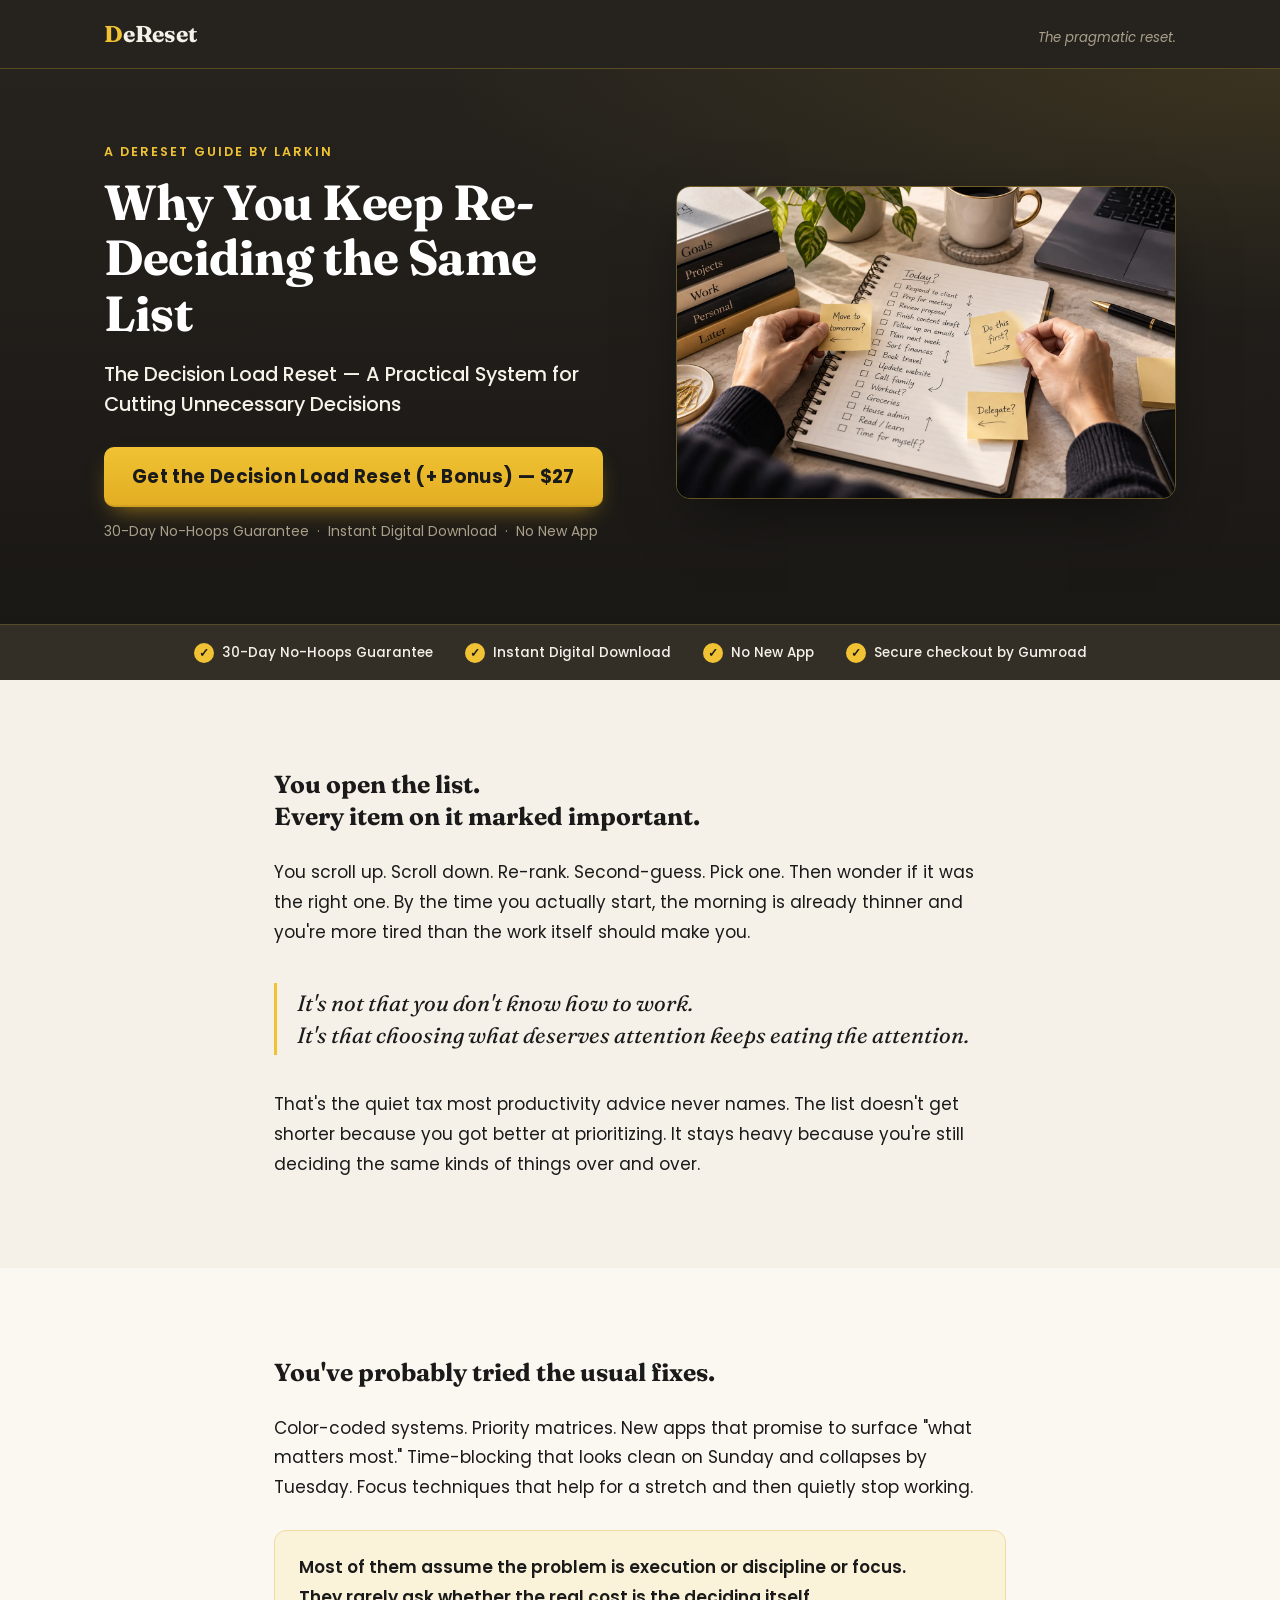
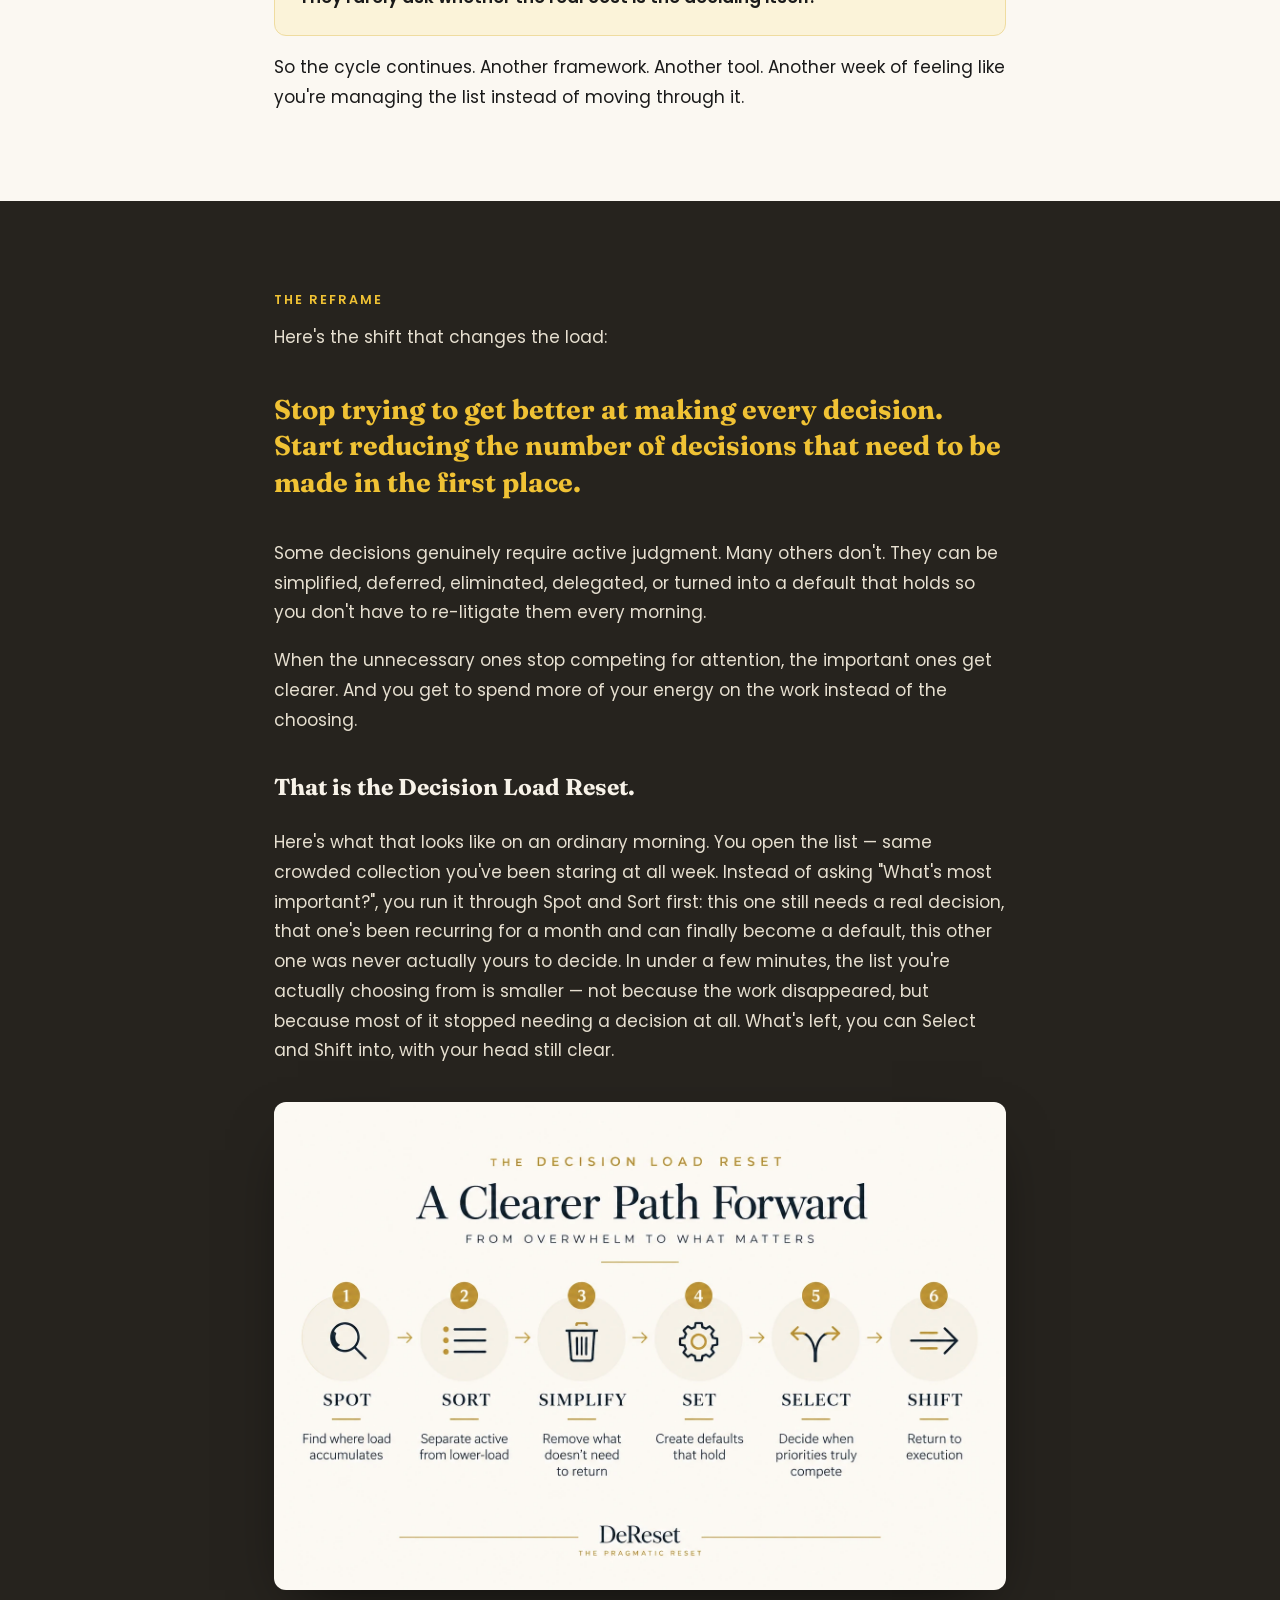
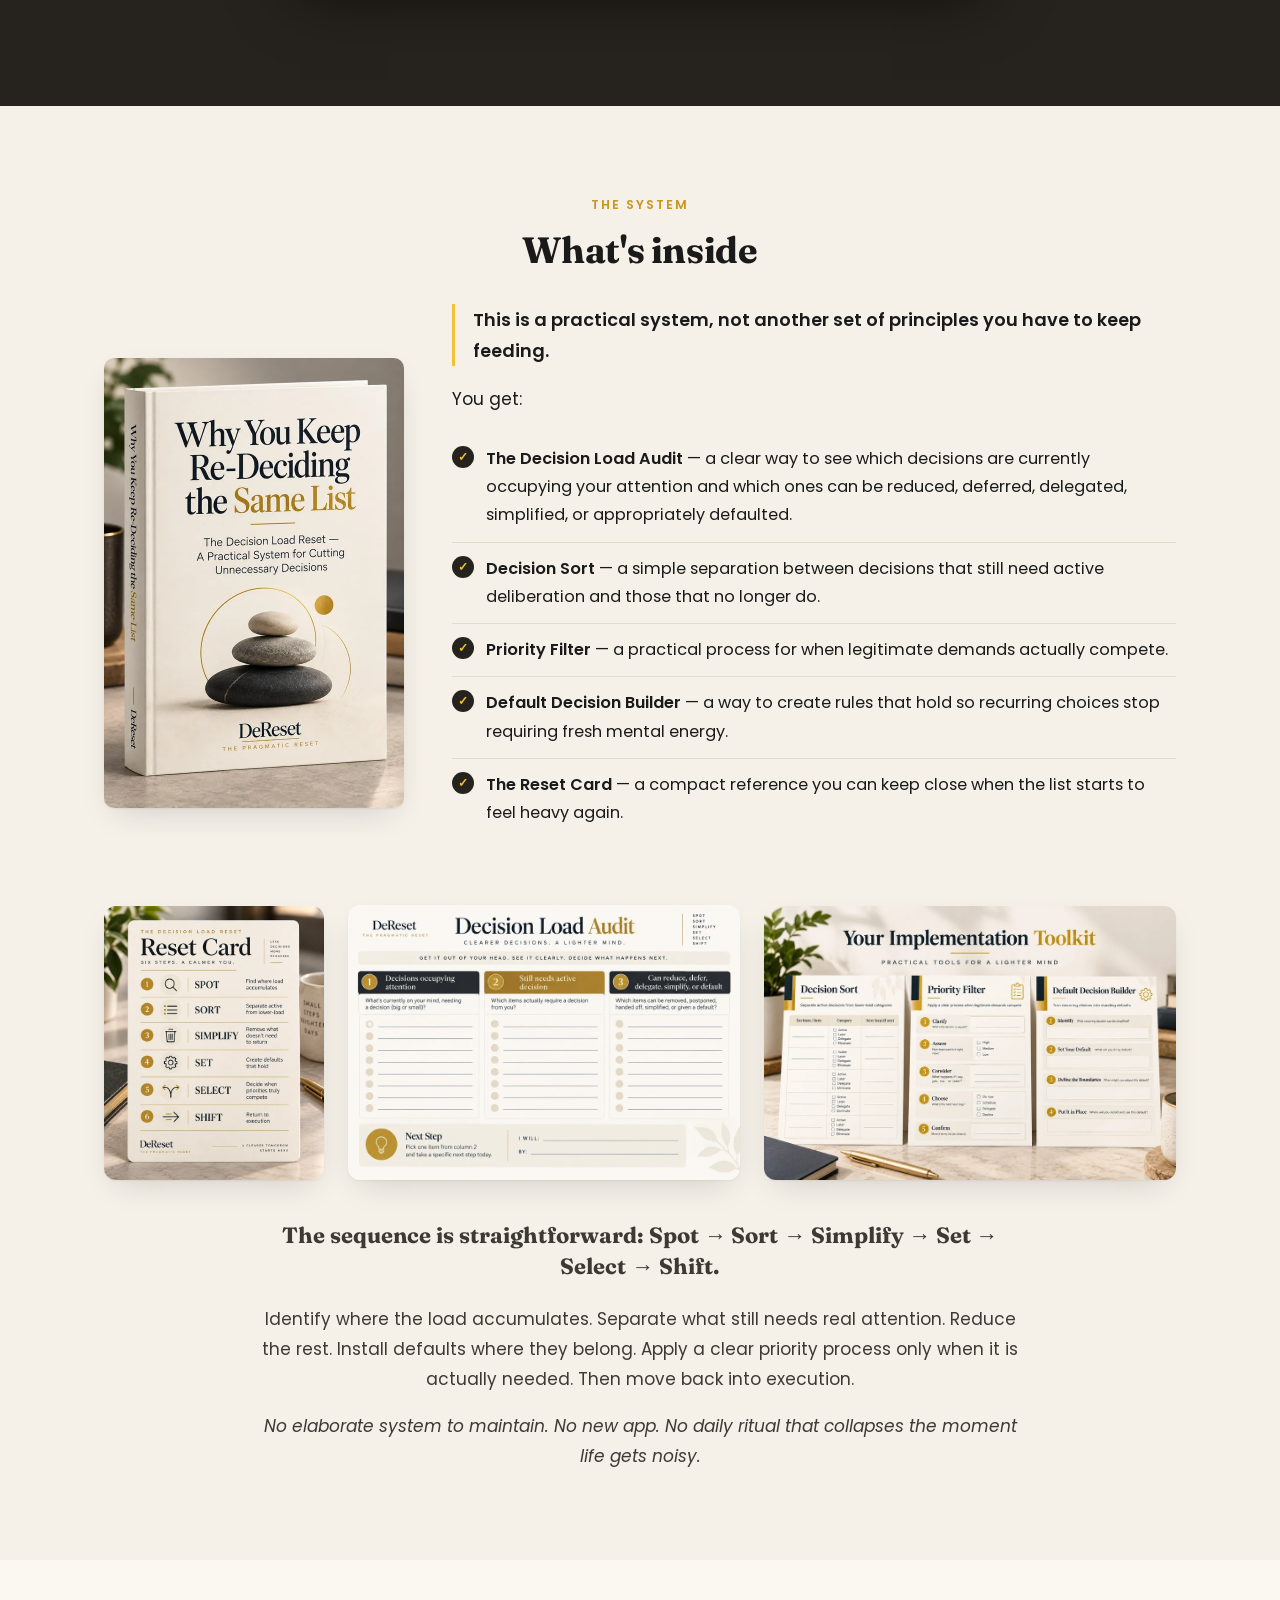
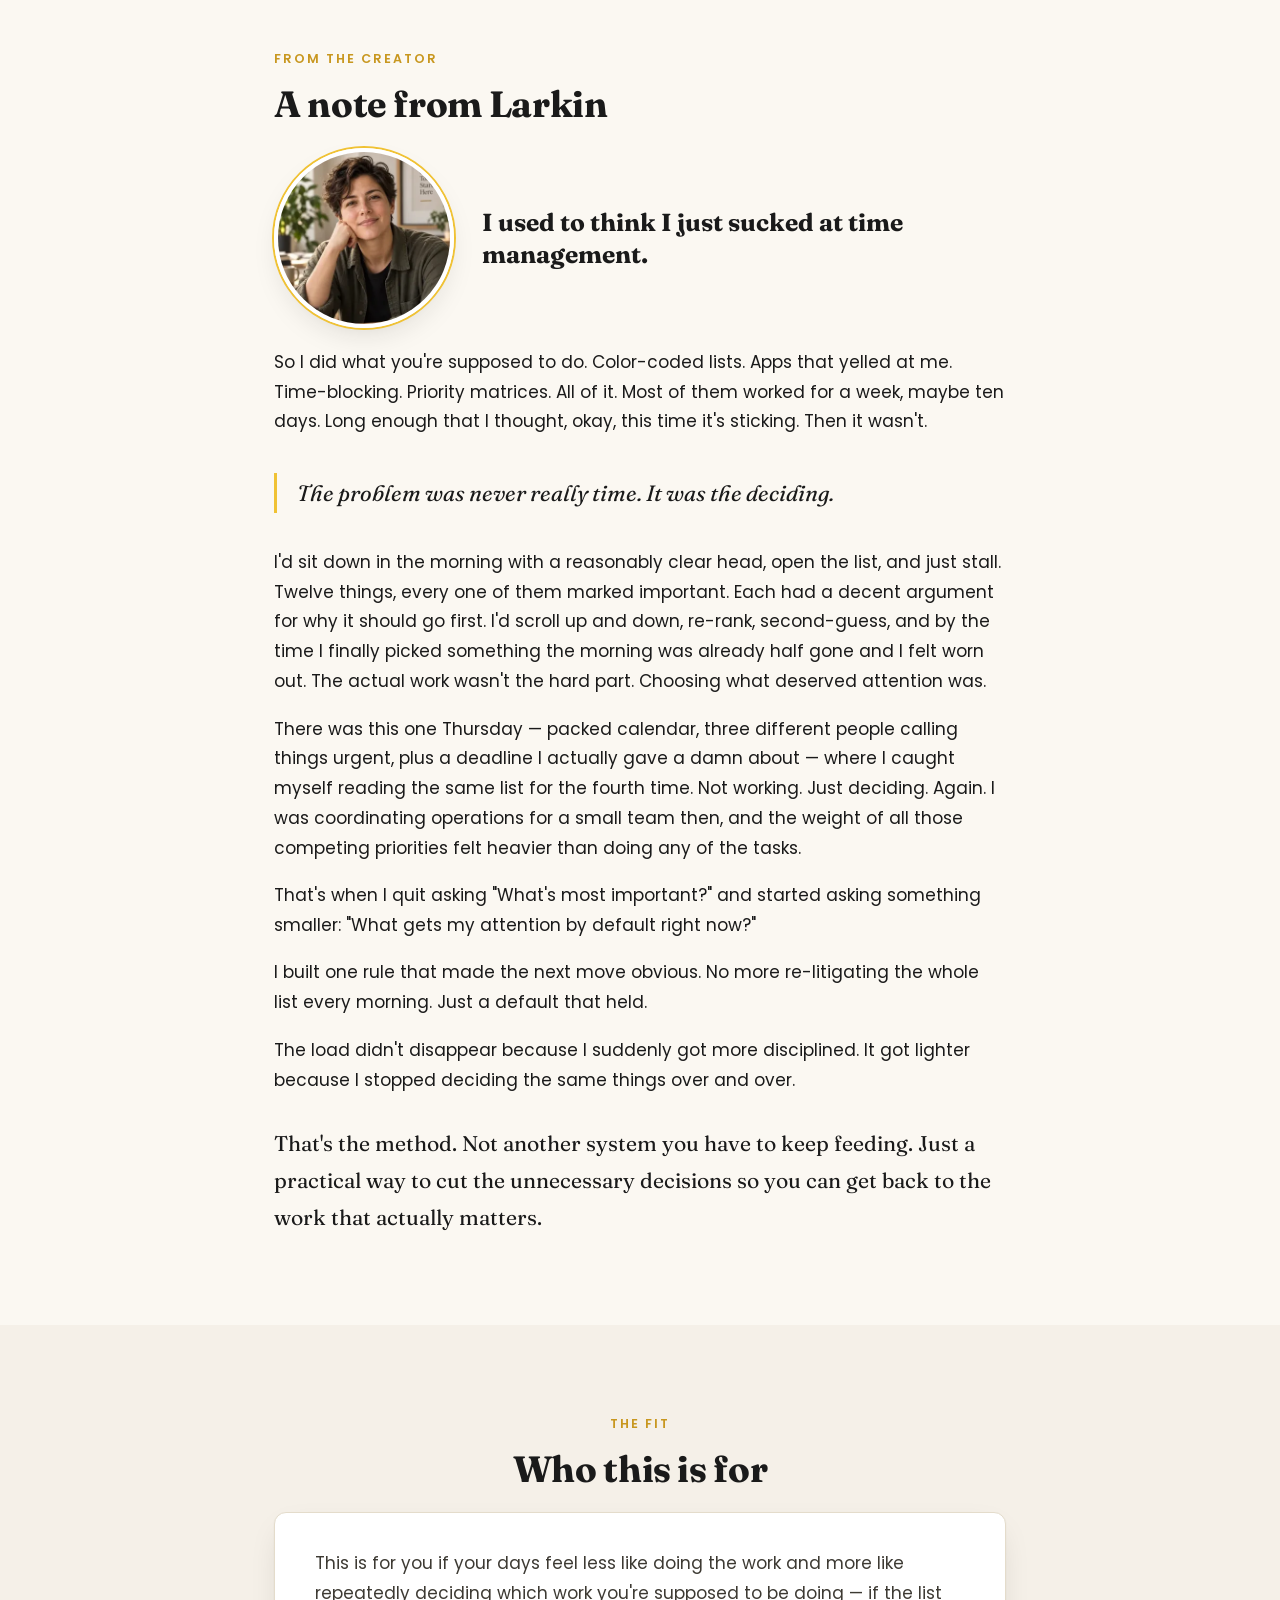
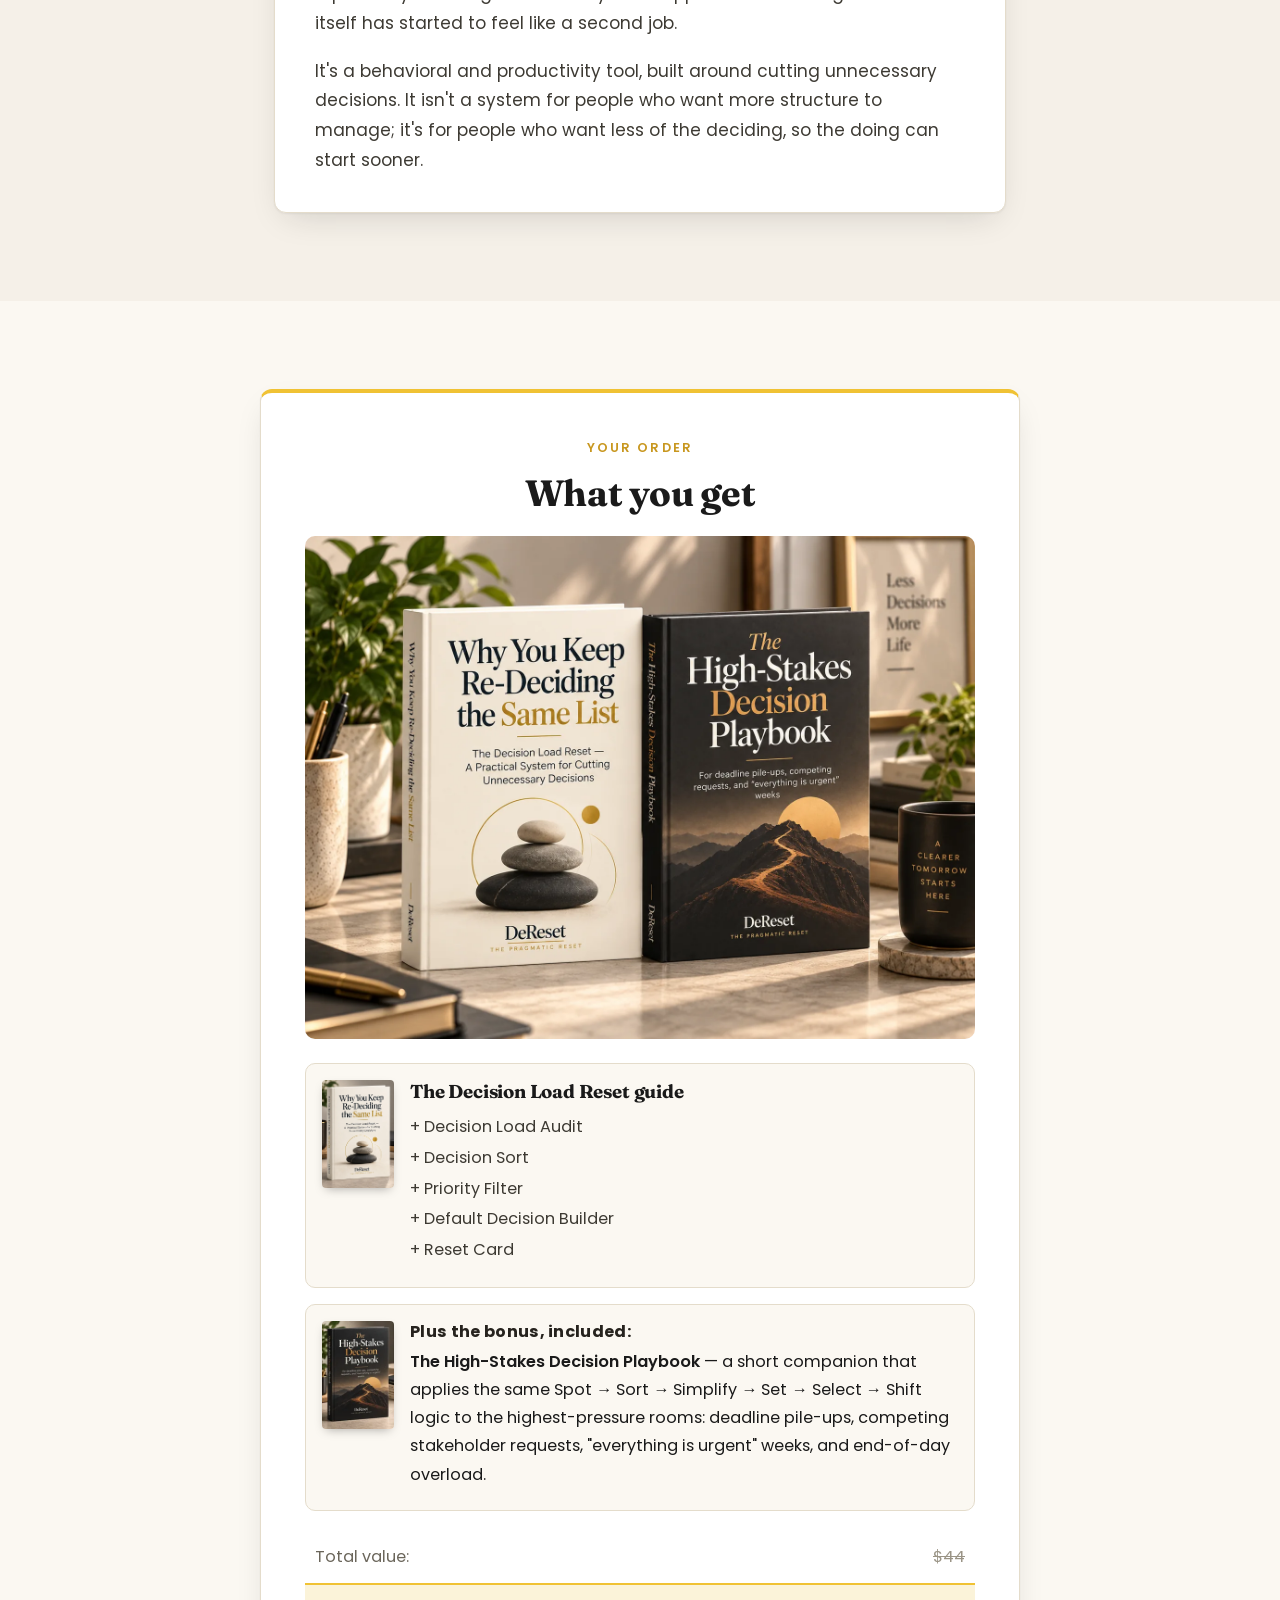
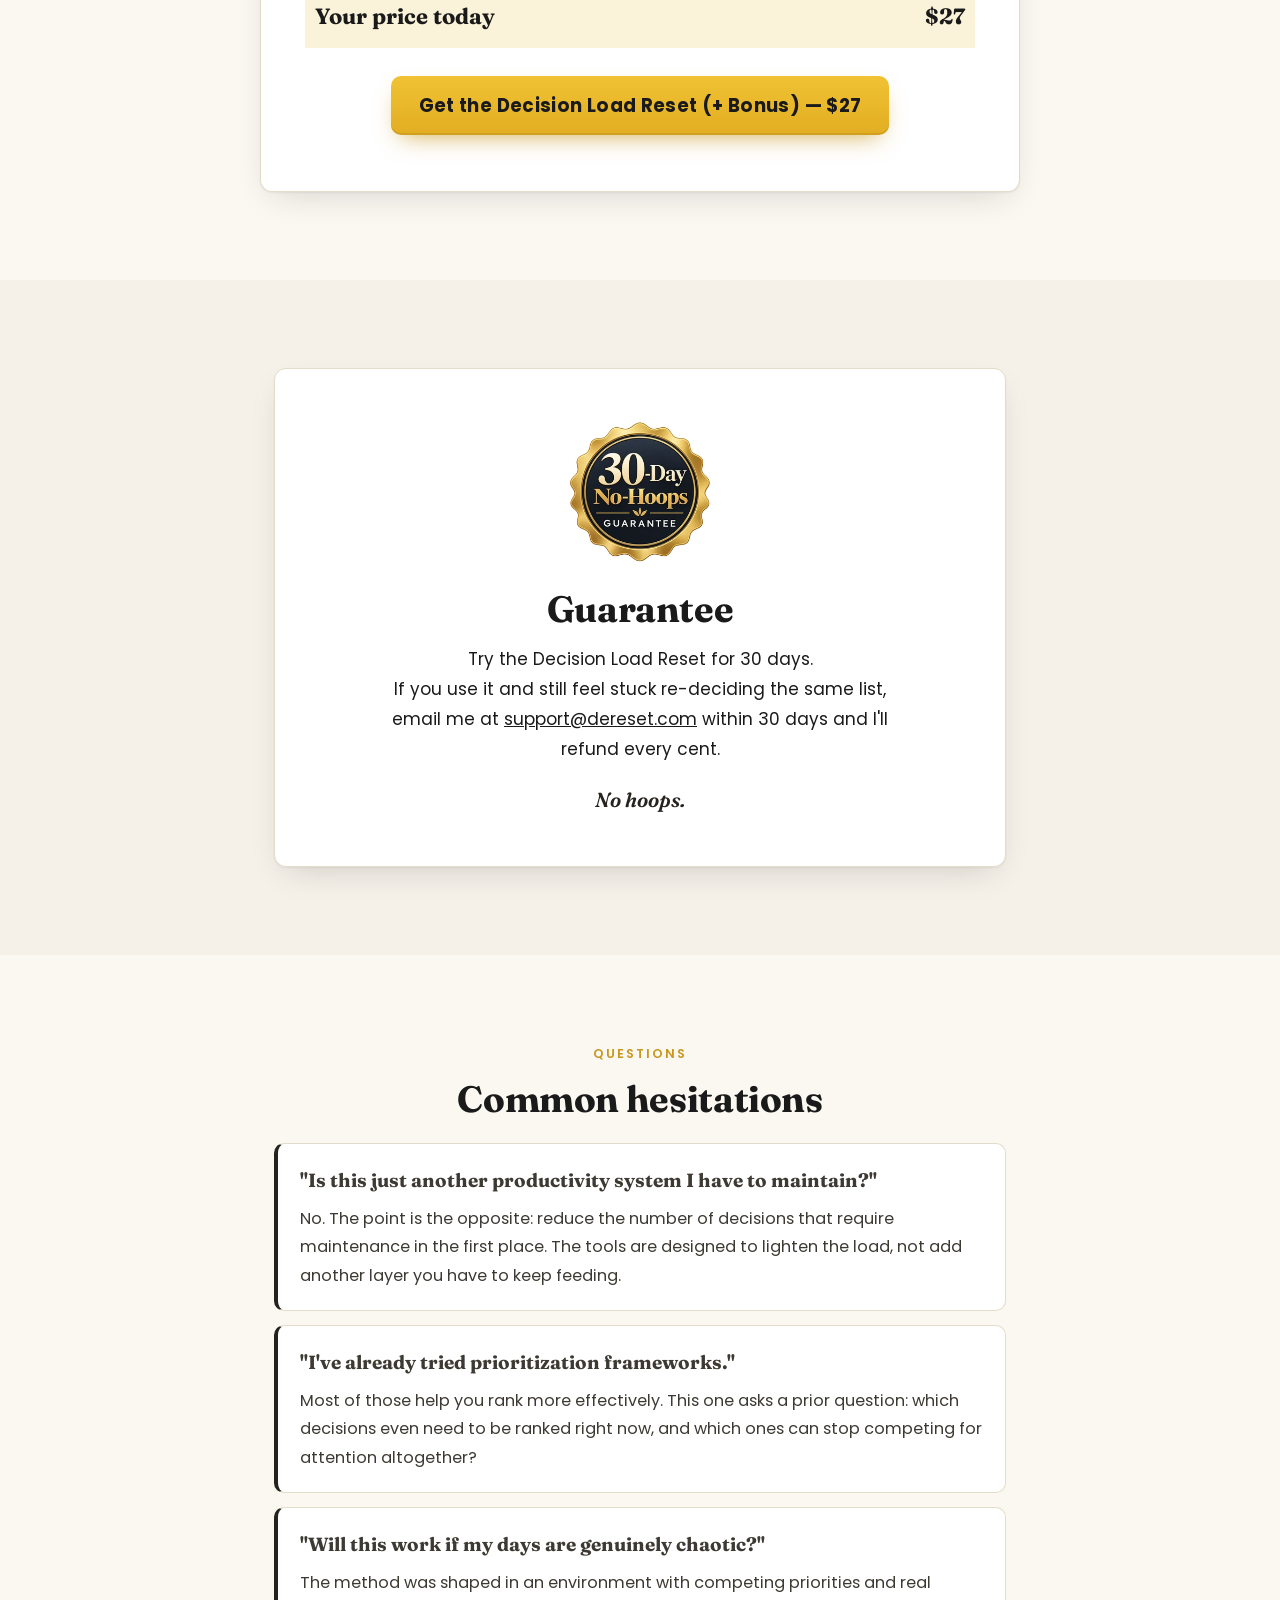
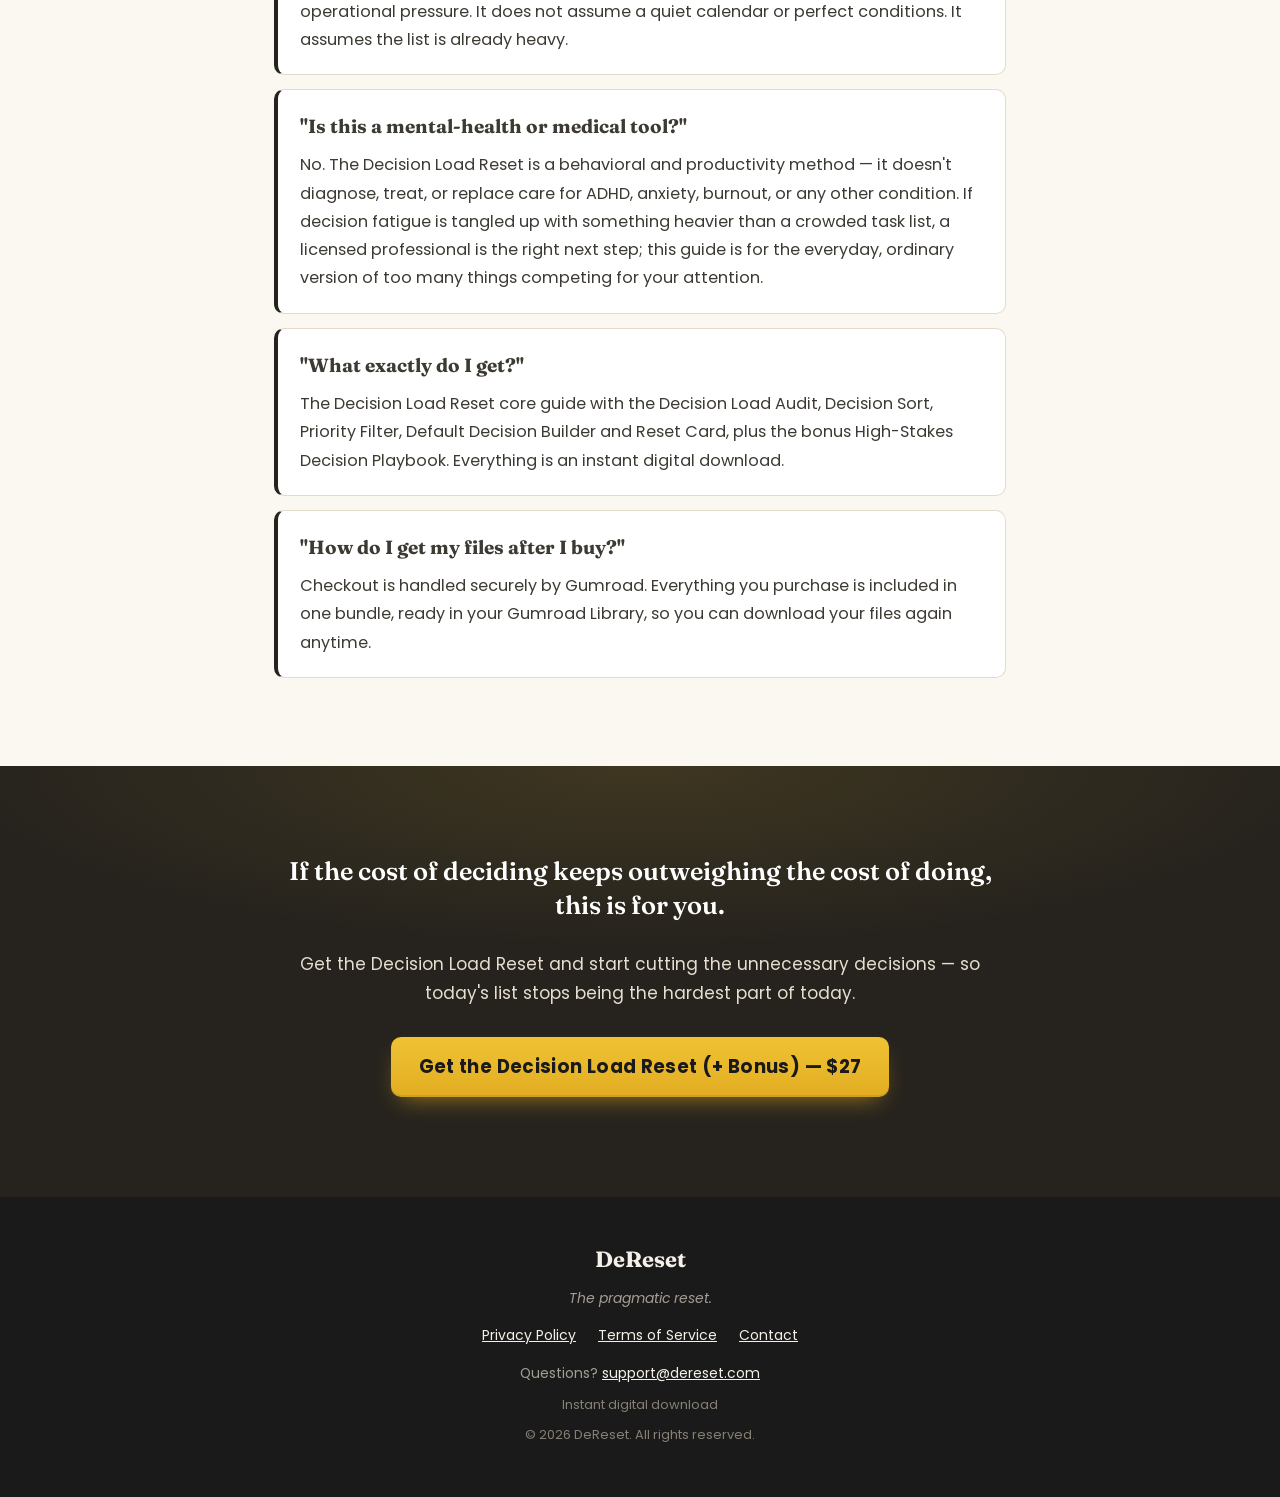
<file: index.html>
<!DOCTYPE html>
<html lang="en">
<head>
<meta charset="UTF-8">
<meta name="viewport" content="width=device-width, initial-scale=1.0">
<title>The Decision Load Reset — DeReset</title>
<meta name="description" content="The Decision Load Reset — a practical system for cutting unnecessary decisions. Stop trying to get better at making every decision. Start reducing the number of decisions that need to be made in the first place.">
<link rel="canonical" href="https://decision-load-reset.dereset.com/">
<meta name="theme-color" content="#26231e">
<meta property="og:type" content="product">
<meta property="og:site_name" content="DeReset">
<meta property="og:title" content="Why You Keep Re-Deciding the Same List — The Decision Load Reset">
<meta property="og:description" content="The Decision Load Reset — A Practical System for Cutting Unnecessary Decisions.">
<meta property="og:url" content="https://decision-load-reset.dereset.com/">
<meta property="og:image" content="https://decision-load-reset.dereset.com/assets/va5-001-hero.webp">
<meta name="twitter:card" content="summary_large_image">
<link href="https://fonts.googleapis.com" rel="preconnect">
<link crossorigin="" href="https://fonts.gstatic.com" rel="preconnect">
<link href="https://fonts.googleapis.com/css2?family=Fraunces:ital,wght@0,600;0,700;1,600&amp;family=Poppins:wght@400;500;600;700&amp;display=swap" rel="stylesheet">
<link href="styles/sales.css" rel="stylesheet">
</head>
<body>

<a class="skip-link" href="#main">Skip to content</a>

<header class="brand-bar">
  <div class="container brand-bar-inner">
    <a class="brand-mark" href="https://dereset.com/">DeReset</a>
    <span class="brand-tag">The pragmatic reset.</span>
  </div>
</header>

<main id="main">

<section id="hook" class="hero">
  <div class="container hero-grid">
    <div class="hero-copy">
      <p class="eyebrow eyebrow-gold">A DeReset guide by Larkin</p>
      <h1>Why You Keep Re-Deciding the Same List</h1>
      <p class="subheadline">The Decision Load Reset — A Practical System for Cutting Unnecessary Decisions</p>
      <a class="cta-btn" href="https://dereset.gumroad.com/l/decision-load-reset">Get the Decision Load Reset (+ Bonus) — $27</a>
      <p class="cta-btn-sub">30-Day No-Hoops Guarantee &nbsp;·&nbsp; Instant Digital Download &nbsp;·&nbsp; No New App</p>
    </div>
    <figure class="hero-media">
      <img src="assets/va5-001-hero.webp" alt="A person re-sorting a crowded to-do list with sticky notes, deciding what to move, do first, or delegate." width="1586" height="992">
    </figure>
  </div>
</section>

<div class="trust-strip">
  <ul class="container trust-list">
    <li><span class="trust-icon" aria-hidden="true">✓</span>30-Day No-Hoops Guarantee</li>
    <li><span class="trust-icon" aria-hidden="true">✓</span>Instant Digital Download</li>
    <li><span class="trust-icon" aria-hidden="true">✓</span>No New App</li>
    <li><span class="trust-icon" aria-hidden="true">✓</span>Secure checkout by Gumroad</li>
  </ul>
</div>

<section id="pain" class="band band-cream">
  <div class="container narrow prose">
    <p class="lead">You open the list.<br>
    Every item on it marked important.</p>
    <p>You scroll up. Scroll down. Re-rank. Second-guess. Pick one. Then wonder if it was the right one. By the time you actually start, the morning is already thinner and you're more tired than the work itself should make you.</p>
    <p class="pull">It's not that you don't know how to work.<br>
    It's that choosing what deserves attention keeps eating the attention.</p>
    <p>That's the quiet tax most productivity advice never names. The list doesn't get shorter because you got better at prioritizing. It stays heavy because you're still deciding the same kinds of things over and over.</p>
  </div>
</section>

<section id="usual-fixes" class="band band-paper">
  <div class="container narrow prose">
    <p class="lead">You've probably tried the usual fixes.</p>
    <p>Color-coded systems. Priority matrices. New apps that promise to surface "what matters most." Time-blocking that looks clean on Sunday and collapses by Tuesday. Focus techniques that help for a stretch and then quietly stop working.</p>
    <p class="callout"><strong>Most of them assume the problem is execution or discipline or focus.<br>
    They rarely ask whether the real cost is the deciding itself.</strong></p>
    <p>So the cycle continues. Another framework. Another tool. Another week of feeling like you're managing the list instead of moving through it.</p>
  </div>
</section>

<section id="mechanism" class="band band-dark">
  <div class="container narrow prose">
    <p class="eyebrow eyebrow-gold">The reframe</p>
    <p>Here's the shift that changes the load:</p>
    <p class="big-question"><strong>Stop trying to get better at making every decision.<br>
    Start reducing the number of decisions that need to be made in the first place.</strong></p>
    <p>Some decisions genuinely require active judgment. Many others don't. They can be simplified, deferred, eliminated, delegated, or turned into a default that holds so you don't have to re-litigate them every morning.</p>
    <p>When the unnecessary ones stop competing for attention, the important ones get clearer. And you get to spend more of your energy on the work instead of the choosing.</p>
    <p class="mech-name">That is the Decision Load Reset.</p>
    <p>Here's what that looks like on an ordinary morning. You open the list — same crowded collection you've been staring at all week. Instead of asking "What's most important?", you run it through Spot and Sort first: this one still needs a real decision, that one's been recurring for a month and can finally become a default, this other one was never actually yours to decide. In under a few minutes, the list you're actually choosing from is smaller — not because the work disappeared, but because most of it stopped needing a decision at all. What's left, you can Select and Shift into, with your head still clear.</p>
    <figure class="figure-wide">
      <img src="assets/va5-002-sequence-diagram.webp" alt="The Decision Load Reset sequence diagram: Spot, Sort, Simplify, Set, Select, Shift." width="1536" height="1024">
    </figure>
  </div>
</section>

<section id="whats-inside" class="band band-cream">
  <div class="container">
    <p class="eyebrow center">The system</p>
    <h2 class="center">What's inside</h2>
    <div class="solution-grid">
      <figure class="solution-media">
        <img src="assets/va5-003-core-guide-mockup.webp" alt="The Decision Load Reset core guide, hardcover mockup." width="600" height="900">
      </figure>
      <div class="prose">
        <p class="solution-summary"><strong>This is a practical system, not another set of principles you have to keep feeding.</strong></p>
        <p>You get:</p>
        <ul class="tools-list">
          <li><strong>The Decision Load Audit</strong> — a clear way to see which decisions are currently occupying your attention and which ones can be reduced, deferred, delegated, simplified, or appropriately defaulted.</li>
          <li><strong>Decision Sort</strong> — a simple separation between decisions that still need active deliberation and those that no longer do.</li>
          <li><strong>Priority Filter</strong> — a practical process for when legitimate demands actually compete.</li>
          <li><strong>Default Decision Builder</strong> — a way to create rules that hold so recurring choices stop requiring fresh mental energy.</li>
          <li><strong>The Reset Card</strong> — a compact reference you can keep close when the list starts to feel heavy again.</li>
        </ul>
      </div>
    </div>
    <div class="inside-gallery">
      <figure class="gallery-card">
        <img src="assets/va5-004-reset-card-mockup.webp" alt="The Reset Card — a compact six-step reference card." width="600" height="750">
      </figure>
      <figure class="gallery-wide">
        <img src="assets/va5-007-audit-preview.webp" alt="A preview of the Decision Load Audit worksheet, showing three columns for sorting decisions." width="932" height="652">
      </figure>
      <figure class="gallery-wide">
        <img src="assets/va5-010-implementation-tools-bundle.webp" alt="The Implementation Toolkit: Decision Sort, Priority Filter, and Default Decision Builder worksheets shown together." width="932" height="621">
      </figure>
    </div>
    <div class="narrow sequence-block">
      <p class="sequence-line">The sequence is straightforward: Spot → Sort → Simplify → Set → Select → Shift.</p>
      <p>Identify where the load accumulates. Separate what still needs real attention. Reduce the rest. Install defaults where they belong. Apply a clear priority process only when it is actually needed. Then move back into execution.</p>
      <p class="sequence-note">No elaborate system to maintain. No new app. No daily ritual that collapses the moment life gets noisy.</p>
    </div>
  </div>
</section>

<section id="creator-story" class="band band-paper">
  <div class="container narrow prose">
    <p class="eyebrow">From the creator</p>
    <h2>A note from Larkin</h2>
    <div class="creator-intro">
      <img class="creator-photo" src="assets/va5-008-creator-portrait.webp" alt="Larkin, creator of the Decision Load Reset." width="360" height="360">
      <div>
        <p class="lead">I used to think I just sucked at time management.</p>
      </div>
    </div>
    <p>So I did what you're supposed to do. Color-coded lists. Apps that yelled at me. Time-blocking. Priority matrices. All of it. Most of them worked for a week, maybe ten days. Long enough that I thought, okay, this time it's sticking. Then it wasn't.</p>
    <p class="pull">The problem was never really time. It was the deciding.</p>
    <p>I'd sit down in the morning with a reasonably clear head, open the list, and just stall. Twelve things, every one of them marked important. Each had a decent argument for why it should go first. I'd scroll up and down, re-rank, second-guess, and by the time I finally picked something the morning was already half gone and I felt worn out. The actual work wasn't the hard part. Choosing what deserved attention was.</p>
    <p>There was this one Thursday — packed calendar, three different people calling things urgent, plus a deadline I actually gave a damn about — where I caught myself reading the same list for the fourth time. Not working. Just deciding. Again. I was coordinating operations for a small team then, and the weight of all those competing priorities felt heavier than doing any of the tasks.</p>
    <p>That's when I quit asking "What's most important?" and started asking something smaller: "What gets my attention by default right now?"</p>
    <p>I built one rule that made the next move obvious. No more re-litigating the whole list every morning. Just a default that held.</p>
    <p>The load didn't disappear because I suddenly got more disciplined. It got lighter because I stopped deciding the same things over and over.</p>
    <p class="signoff">That's the method. Not another system you have to keep feeding. Just a practical way to cut the unnecessary decisions so you can get back to the work that actually matters.</p>
  </div>
</section>

<section id="who-for" class="band band-cream">
  <div class="container narrow">
    <p class="eyebrow center">The fit</p>
    <h2 class="center">Who this is for</h2>
    <div class="card who-card">
      <p>This is for you if your days feel less like doing the work and more like repeatedly deciding which work you're supposed to be doing — if the list itself has started to feel like a second job.</p>
      <p>It's a behavioral and productivity tool, built around cutting unnecessary decisions. It isn't a system for people who want more structure to manage; it's for people who want less of the deciding, so the doing can start sooner.</p>
    </div>
  </div>
</section>

<section id="offer-stack" class="band band-paper">
  <div class="container">
    <div class="offer-card">
      <p class="eyebrow center">Your order</p>
      <h2 class="center">What you get</h2>
      <figure class="offer-hero">
        <img src="assets/va5-006-bundle-composite.webp" alt="The Decision Load Reset core guide and High-Stakes Decision Playbook bonus, shown together." width="1448" height="1086">
      </figure>
      <div class="offer-items">
        <div class="offer-item">
          <img src="assets/va5-003-core-guide-mockup.webp" alt="" width="600" height="900" class="offer-thumb">
          <div>
            <h3 class="offer-item-title">The Decision Load Reset guide</h3>
            <p class="offer-lines">+ Decision Load Audit<br>
            + Decision Sort<br>
            + Priority Filter<br>
            + Default Decision Builder<br>
            + Reset Card</p>
          </div>
        </div>
        <div class="offer-item">
          <img src="assets/va5-005-bonus-mockup.webp" alt="The High-Stakes Decision Playbook bonus, hardcover mockup." width="160" height="240" class="offer-thumb">
          <div>
            <h3 class="bonus-label">Plus the bonus, included:</h3>
            <p><strong>The High-Stakes Decision Playbook</strong> — a short companion that applies the same Spot → Sort → Simplify → Set → Select → Shift logic to the highest-pressure rooms: deadline pile-ups, competing stakeholder requests, "everything is urgent" weeks, and end-of-day overload.</p>
          </div>
        </div>
      </div>
      <table class="offer-table">
        <tr class="value-row"><td>Total value:</td><td><del>$44</del></td></tr>
        <tr class="total-row"><td>Your price today</td><td>$27</td></tr>
      </table>
      <a class="cta-btn" href="https://dereset.gumroad.com/l/decision-load-reset">Get the Decision Load Reset (+ Bonus) — $27</a>
    </div>
  </div>
</section>

<section id="guarantee" class="band band-cream">
  <div class="container narrow">
    <div class="guarantee-box">
      <img class="guarantee-seal" src="assets/va5-009-guarantee-seal.webp" alt="30-Day No-Hoops Guarantee seal." width="280" height="280">
      <h2>Guarantee</h2>
      <p>Try the Decision Load Reset for 30 days.<br>
      If you use it and still feel stuck re-deciding the same list, email me at <a href="mailto:support@dereset.com">support@dereset.com</a> within 30 days and I'll refund every cent.</p>
      <p class="guarantee-hoops">No hoops.</p>
    </div>
  </div>
</section>

<section id="objections" class="band band-paper">
  <div class="container narrow">
    <p class="eyebrow center">Questions</p>
    <h2 class="center">Common hesitations</h2>
    <div class="faq">
      <div class="objection">
        <p class="objection-q">"Is this just another productivity system I have to maintain?"</p>
        <p>No. The point is the opposite: reduce the number of decisions that require maintenance in the first place. The tools are designed to lighten the load, not add another layer you have to keep feeding.</p>
      </div>
      <div class="objection">
        <p class="objection-q">"I've already tried prioritization frameworks."</p>
        <p>Most of those help you rank more effectively. This one asks a prior question: which decisions even need to be ranked right now, and which ones can stop competing for attention altogether?</p>
      </div>
      <div class="objection">
        <p class="objection-q">"Will this work if my days are genuinely chaotic?"</p>
        <p>The method was shaped in an environment with competing priorities and real operational pressure. It does not assume a quiet calendar or perfect conditions. It assumes the list is already heavy.</p>
      </div>
      <div class="objection">
        <p class="objection-q">"Is this a mental-health or medical tool?"</p>
        <p>No. The Decision Load Reset is a behavioral and productivity method — it doesn't diagnose, treat, or replace care for ADHD, anxiety, burnout, or any other condition. If decision fatigue is tangled up with something heavier than a crowded task list, a licensed professional is the right next step; this guide is for the everyday, ordinary version of too many things competing for your attention.</p>
      </div>
      <div class="objection">
        <p class="objection-q">"What exactly do I get?"</p>
        <p>The Decision Load Reset core guide with the Decision Load Audit, Decision Sort, Priority Filter, Default Decision Builder and Reset Card, plus the bonus High-Stakes Decision Playbook. Everything is an instant digital download.</p>
      </div>
      <div class="objection">
        <p class="objection-q">"How do I get my files after I buy?"</p>
        <p>Checkout is handled securely by Gumroad. Everything you purchase is included in one bundle, ready in your Gumroad Library, so you can download your files again anytime.</p>
      </div>
    </div>
  </div>
</section>

<section id="cta-close" class="band band-dark">
  <div class="container narrow prose center-block">
    <p class="close-lead">If the cost of deciding keeps outweighing the cost of doing, this is for you.</p>
    <p>Get the Decision Load Reset and start cutting the unnecessary decisions — so today's list stops being the hardest part of today.</p>
    <a class="cta-btn" href="https://dereset.gumroad.com/l/decision-load-reset">Get the Decision Load Reset (+ Bonus) — $27</a>
  </div>
</section>

</main>

<footer class="site-footer">
  <div class="container">
    <p class="footer-brand"><a href="https://dereset.com/">DeReset</a></p>
    <p class="footer-tag">The pragmatic reset.</p>
    <nav class="footer-links" aria-label="Legal">
      <a href="https://dereset.com/privacy">Privacy Policy</a>
      <a href="https://dereset.com/terms">Terms of Service</a>
      <a href="https://dereset.com/contact">Contact</a>
    </nav>
    <p>Questions? <a href="mailto:support@dereset.com">support@dereset.com</a></p>
    <p class="footer-fine">Instant digital download</p>
    <p class="footer-fine">© 2026 DeReset. All rights reserved.</p>
  </div>
</footer>

</body>
</html>
</file>
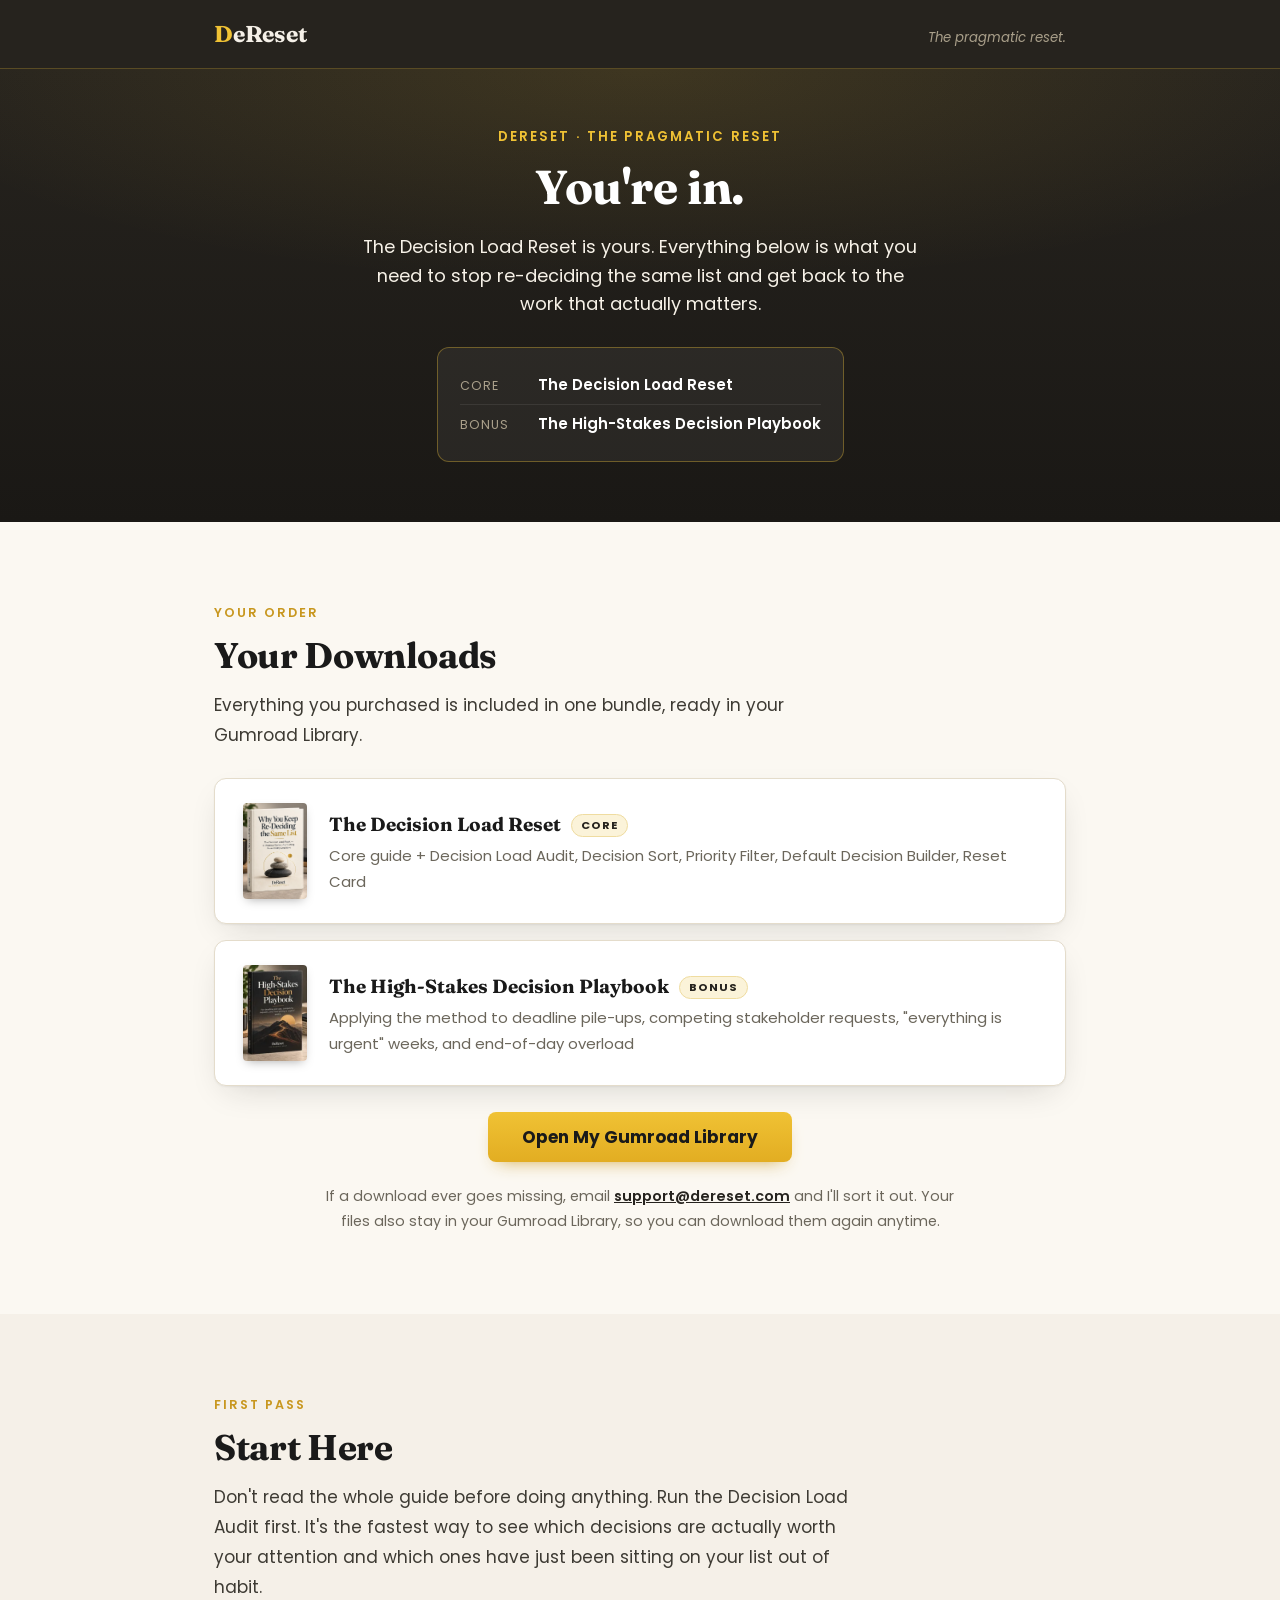
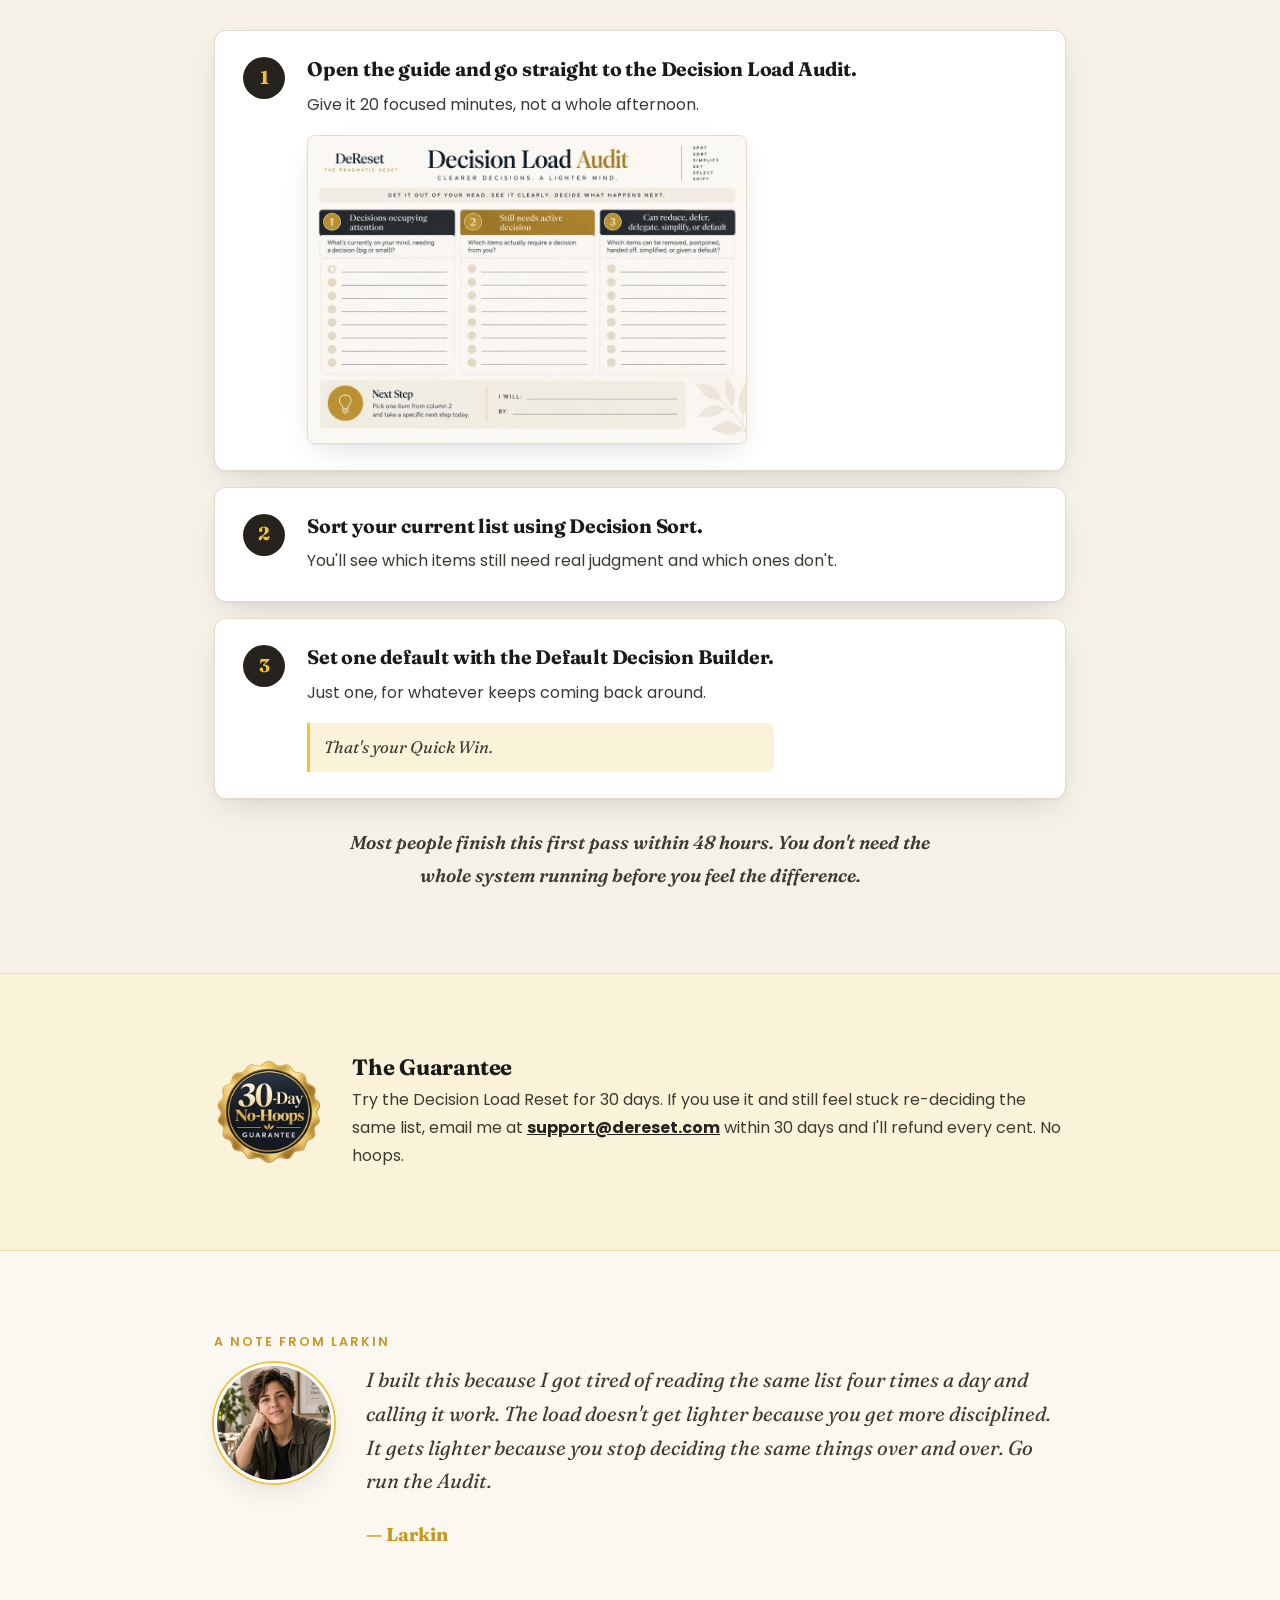
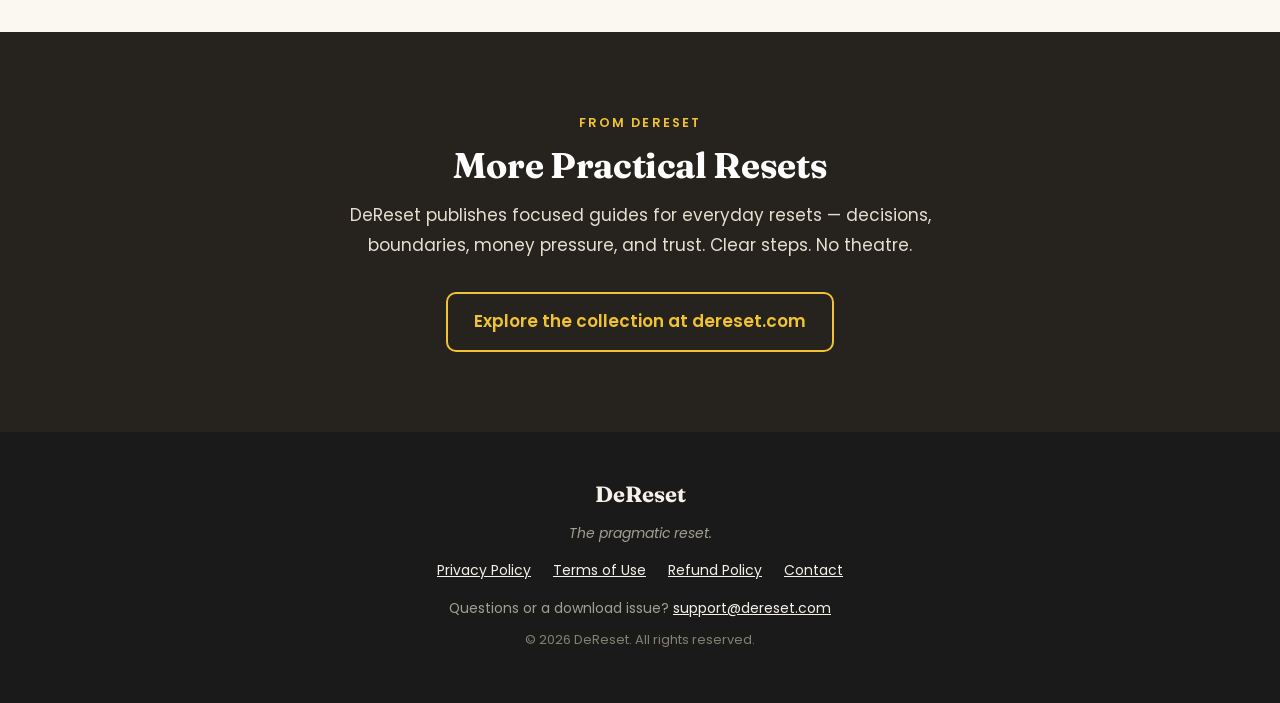
<file: thank-you.html>
<!DOCTYPE html>
<html lang="en">
<head>
<meta charset="UTF-8">
<meta name="viewport" content="width=device-width, initial-scale=1.0">
<title>You're In: Decision Load Reset | DeReset</title>
<meta name="robots" content="noindex">
<meta name="theme-color" content="#26231e">
<link href="https://fonts.googleapis.com" rel="preconnect">
<link crossorigin="" href="https://fonts.gstatic.com" rel="preconnect">
<link href="https://fonts.googleapis.com/css2?family=Fraunces:ital,wght@0,600;0,700;1,600&amp;family=Poppins:wght@400;500;600;700&amp;display=swap" rel="stylesheet">
<link href="styles/thank-you.css" rel="stylesheet">
</head>
<body>

<a class="skip-link" href="#main">Skip to content</a>

<header class="brand-bar">
  <div class="container brand-bar-inner">
    <a class="brand-mark" href="https://dereset.com/">DeReset</a>
    <span class="brand-tag">The pragmatic reset.</span>
  </div>
</header>

<main id="main">

<section id="ty-hero">
  <div class="container">
    <p class="hero-eyebrow">DeReset · The pragmatic reset</p>
    <h1>You're in.</h1>
    <p class="hero-sub">The Decision Load Reset is yours. Everything below is what you need to stop re-deciding the same list and get back to the work that actually matters.</p>
    <div class="order-confirmation-box">
      <div class="order-item"><span class="order-label">Core</span><span class="order-value">The Decision Load Reset</span></div>
      <div class="order-item"><span class="order-label">Bonus</span><span class="order-value">The High-Stakes Decision Playbook</span></div>
    </div>
  </div>
</section>

<section id="ty-access" class="band band-paper">
  <div class="container">
    <p class="section-eyebrow">Your order</p>
    <h2 class="section-title">Your Downloads</h2>
    <p class="section-intro">Everything you purchased is included in one bundle, ready in your Gumroad Library.</p>

    <div class="download-block">
      <img class="dl-thumb" src="assets/va5-003-core-guide-mockup.webp" alt="The Decision Load Reset core guide, hardcover mockup." width="600" height="900">
      <div class="dl-info">
        <p class="dl-title">The Decision Load Reset <span class="tag">CORE</span></p>
        <p class="dl-desc">Core guide + Decision Load Audit, Decision Sort, Priority Filter, Default Decision Builder, Reset Card</p>
      </div>
    </div>

    <div class="download-block">
      <img class="dl-thumb" src="assets/va5-005-bonus-mockup.webp" alt="The High-Stakes Decision Playbook bonus, hardcover mockup." width="160" height="240">
      <div class="dl-info">
        <p class="dl-title">The High-Stakes Decision Playbook <span class="tag">BONUS</span></p>
        <p class="dl-desc">Applying the method to deadline pile-ups, competing stakeholder requests, "everything is urgent" weeks, and end-of-day overload</p>
      </div>
    </div>

    <p class="download-cta"><a class="dl-btn" href="https://gumroad.com/library">Open My Gumroad Library</a></p>
    <p class="confirm-note">If a download ever goes missing, email <a href="mailto:support@dereset.com">support@dereset.com</a> and I'll sort it out. Your files also stay in your Gumroad Library, so you can download them again anytime.</p>
  </div>
</section>

<section id="ty-start-here" class="band band-cream">
  <div class="container">
    <p class="section-eyebrow">First pass</p>
    <h2 class="section-title">Start Here</h2>
    <p class="section-intro">Don't read the whole guide before doing anything. Run the Decision Load Audit first. It's the fastest way to see which decisions are actually worth your attention and which ones have just been sitting on your list out of habit.</p>

    <div class="start-step">
      <div class="step-number">1</div>
      <div class="step-body">
        <h3 class="step-title">Open the guide and go straight to the Decision Load Audit.</h3>
        <p class="step-desc">Give it 20 focused minutes, not a whole afternoon.</p>
        <img class="step-media" src="assets/va5-007-audit-preview.webp" alt="A preview of the Decision Load Audit worksheet, showing three columns for sorting decisions." width="932" height="652">
      </div>
    </div>

    <div class="start-step">
      <div class="step-number">2</div>
      <div class="step-body">
        <h3 class="step-title">Sort your current list using Decision Sort.</h3>
        <p class="step-desc">You'll see which items still need real judgment and which ones don't.</p>
      </div>
    </div>

    <div class="start-step">
      <div class="step-number">3</div>
      <div class="step-body">
        <h3 class="step-title">Set one default with the Default Decision Builder.</h3>
        <p class="step-desc">Just one, for whatever keeps coming back around.</p>
        <p class="step-callout">That's your Quick Win.</p>
      </div>
    </div>

    <p class="after-steps">Most people finish this first pass within 48 hours. You don't need the whole system running before you feel the difference.</p>
  </div>
</section>

<section id="ty-guarantee-reminder" class="band band-gold">
  <div class="container">
    <div class="guarantee-reminder-inner">
      <img class="guarantee-seal" src="assets/va5-009-guarantee-seal.webp" alt="30-Day No-Hoops Guarantee seal." width="280" height="280">
      <div class="guarantee-reminder-text">
        <h2>The Guarantee</h2>
        <p>Try the Decision Load Reset for 30 days. If you use it and still feel stuck re-deciding the same list, email me at <a href="mailto:support@dereset.com">support@dereset.com</a> within 30 days and I'll refund every cent. No hoops.</p>
      </div>
    </div>
  </div>
</section>

<section id="ty-creator-message" class="band band-paper">
  <div class="container">
    <p class="section-eyebrow">A note from Larkin</p>
    <div class="creator-message-block">
      <img class="creator-photo" src="assets/va5-008-creator-portrait.webp" alt="Larkin, creator of the Decision Load Reset." width="360" height="360">
      <div>
        <p class="creator-quote">I built this because I got tired of reading the same list four times a day and calling it work. The load doesn't get lighter because you get more disciplined. It gets lighter because you stop deciding the same things over and over. Go run the Audit.</p>
        <p class="creator-sig">— Larkin</p>
      </div>
    </div>
  </div>
</section>

<section id="ty-more" class="band band-dark">
  <div class="container center">
    <p class="section-eyebrow eyebrow-gold">From DeReset</p>
    <h2 class="section-title">More Practical Resets</h2>
    <p class="section-intro">DeReset publishes focused guides for everyday resets — decisions, boundaries, money pressure, and trust. Clear steps. No theatre.</p>
    <a class="ghost-btn" href="https://dereset.com/">Explore the collection at dereset.com</a>
  </div>
</section>

</main>

<footer class="site-footer">
  <div class="container">
    <p class="footer-brand"><a href="https://dereset.com/">DeReset</a></p>
    <p class="footer-tag">The pragmatic reset.</p>
    <nav class="footer-links" aria-label="Legal">
      <a href="https://dereset.com/privacy">Privacy Policy</a>
      <a href="https://dereset.com/terms">Terms of Use</a>
      <a href="https://dereset.com/terms">Refund Policy</a>
      <a href="https://dereset.com/contact">Contact</a>
    </nav>
    <p>Questions or a download issue? <a href="mailto:support@dereset.com">support@dereset.com</a></p>
    <p class="footer-fine">© 2026 DeReset. All rights reserved.</p>
  </div>
</footer>

</body>
</html>
</file>
<file: styles/sales.css>
/* ============================================================
   PR-005 · The Decision Load Reset ("Why You Keep Re-Deciding the Same List") — sales page
   Vertical: Productivity (display font Fraunces, shared with PR-003).
   DeReset brand system (BR-001): gold #f0c234 · cream #f5f0e8 · charcoal #1a1a1a, Poppins (body).
   Product tone: warm charcoal and stone (#26231e), taken from the cream/charcoal cover art.
   ============================================================ */
:root {
  --gold: #f0c234;
  --gold-deep: #c8971f;
  --gold-pale: #fbf3d9;
  --cream: #f5f0e8;
  --paper: #fbf8f2;
  --charcoal: #1a1a1a;
  --ink-soft: #3d3a33;
  --muted: #6b665b;
  /* ---- VERTICAL / PRODUCT THEME: override these per product ---- */
  --tone: #26231e;        /* hero, dark bands, step numbers */
  --tone-2: #332f27;
  --tone-deep: #1a1815;   /* gradient end */
  --tone-text: #e6dfd0;   /* body text on tone */
  --tone-bright: #f7f2e8; /* emphasis text on tone */
  --tone-soft: #cfc4ad;   /* italic/intro text on tone */
  --tone-muted: #a99f8a;  /* small print on tone */
  --line: #e4dccb;
  --font-display: 'Fraunces', Georgia, 'Times New Roman', serif;
  --font-body: 'Poppins', 'Segoe UI', Arial, sans-serif;
  --radius: 12px;
  --shadow: 0 1px 2px rgba(26,26,26,.05), 0 12px 32px -12px rgba(26,26,26,.18);
}

*, *::before, *::after { box-sizing: border-box; margin: 0; padding: 0; }
html { font-size: 16px; -webkit-text-size-adjust: 100%; }
body {
  background: var(--paper);
  color: var(--charcoal);
  font-family: var(--font-body);
  font-size: 1rem;
  line-height: 1.75;
  -webkit-font-smoothing: antialiased;
}
img { display: block; max-width: 100%; height: auto; }
a { color: inherit; }
:focus-visible { outline: 2px solid var(--gold); outline-offset: 2px; }

.skip-link { position: absolute; left: -9999px; top: 0; background: var(--gold); color: var(--charcoal); padding: 8px 14px; z-index: 10; }
.skip-link:focus { left: 12px; top: 12px; }

/* ---------- Layout ---------- */
.container { max-width: 1040px; margin: 0 auto; padding: 0 24px; }
.narrow { max-width: 720px; }
.band { padding: 72px 0; }
.band-cream { background: var(--cream); }
.band-paper { background: var(--paper); }
.band-dark { background: var(--tone); color: var(--tone-text); }
.center { text-align: center; }
.center-block { text-align: center; }

/* ---------- Typography ---------- */
h1, h2, h3 { font-family: var(--font-display); color: var(--charcoal); letter-spacing: -0.01em; }
h1 { font-size: 2.35rem; line-height: 1.12; font-weight: 700; margin-bottom: 18px; }
h1 .h1-sub { display: block; font-style: italic; font-weight: 600; font-size: .62em; margin-top: 8px; color: var(--gold); }
h2 { font-size: 1.85rem; line-height: 1.2; font-weight: 700; margin-bottom: 22px; }
h3 { font-size: 1.3rem; line-height: 1.3; font-weight: 700; margin-bottom: 6px; }
p { margin-bottom: 1.05em; }
p:last-child { margin-bottom: 0; }
strong { font-weight: 600; }
del { color: #9a9486; }

.eyebrow {
  font-family: var(--font-body);
  font-size: .74rem;
  font-weight: 600;
  letter-spacing: .16em;
  text-transform: uppercase;
  color: var(--gold-deep);
  margin-bottom: 12px;
}
.eyebrow em { font-style: normal; }
.eyebrow-gold { color: var(--gold); }

.prose .lead { font-family: var(--font-display); font-size: 1.45rem; font-weight: 700; line-height: 1.3; }
.pull {
  font-family: var(--font-display);
  font-size: 1.3rem;
  font-style: italic;
  line-height: 1.45;
  border-left: 3px solid var(--gold);
  padding: 4px 0 4px 20px;
  margin: 1.6em 0;
}
.callout {
  background: var(--gold-pale);
  border: 1px solid #efdca0;
  border-radius: var(--radius);
  padding: 22px 24px;
  margin-top: 1.6em;
}

/* ---------- Brand bar ---------- */
.brand-bar { background: var(--tone); border-bottom: 1px solid rgba(240,194,52,.25); }
.brand-bar-inner { display: flex; align-items: baseline; justify-content: space-between; gap: 16px; padding-top: 14px; padding-bottom: 14px; }
.brand-mark { font-family: var(--font-display); font-weight: 700; font-size: 1.35rem; color: var(--cream); text-decoration: none; letter-spacing: -.01em; }
.brand-mark::first-letter { color: var(--gold); }
.brand-tag { font-size: .78rem; color: var(--tone-muted); font-style: italic; }

/* ---------- CTA ---------- */
.cta-btn {
  display: block;
  background: linear-gradient(180deg, var(--gold) 0%, #e2ad22 100%);
  color: var(--charcoal);
  text-align: center;
  text-decoration: none;
  font-family: var(--font-body);
  font-size: 1.08rem;
  font-weight: 700;
  letter-spacing: .02em;
  line-height: 1.3;
  padding: 18px 28px;
  min-height: 48px;
  border-radius: 10px;
  margin: 28px 0 12px;
  box-shadow: 0 10px 24px -10px rgba(200,151,31,.8), inset 0 -2px 0 rgba(0,0,0,.08);
  transition: transform .15s ease, box-shadow .15s ease;
}
.cta-btn:hover { transform: translateY(-1px); box-shadow: 0 14px 28px -10px rgba(200,151,31,.9), inset 0 -2px 0 rgba(0,0,0,.08); }
.cta-btn-sub { text-align: center; font-size: .82rem; color: var(--muted); }
.band-dark .cta-btn-sub, .hero .cta-btn-sub { color: var(--tone-muted); }

/* ---------- Hero ---------- */
.hero {
  background:
    radial-gradient(120% 80% at 100% 0%, rgba(240,194,52,.10) 0%, rgba(240,194,52,0) 55%),
    linear-gradient(180deg, var(--tone) 0%, var(--tone-deep) 100%);
  color: var(--tone-text);
  padding: 56px 0 64px;
}
.hero h1 { color: #fff; }
.hero-grid { display: grid; gap: 36px; }
.subheadline { font-size: 1.08rem; color: var(--tone-bright); font-weight: 500; line-height: 1.55; margin-bottom: 14px; }
.intro-copy { color: var(--tone-soft); font-style: italic; }
.hero-media { border-radius: 14px; overflow: hidden; border: 1px solid rgba(240,194,52,.35); box-shadow: 0 24px 60px -20px rgba(0,0,0,.6); }
.hero-media img { width: 100%; }

/* ---------- Trust strip ---------- */
.trust-strip { background: var(--charcoal); color: var(--cream); }
.trust-list { list-style: none; display: grid; grid-template-columns: 1fr 1fr; gap: 10px 18px; padding-top: 16px; padding-bottom: 16px; font-size: .8rem; font-weight: 500; }
.trust-list li { display: flex; align-items: center; gap: 8px; }
.trust-icon { display: inline-grid; place-items: center; width: 20px; height: 20px; flex-shrink: 0; border-radius: 50%; background: var(--gold); color: var(--charcoal); font-size: .7rem; font-weight: 700; }

/* ---------- Mechanism (dark) ---------- */
.band-dark h2 { color: #fff; }
.big-question {
  font-family: var(--font-display);
  font-size: 1.6rem;
  line-height: 1.35;
  color: #fff;
  margin: 1.4em 0;
}
.big-question strong { font-weight: 700; color: var(--gold); }

/* ---------- Solution ---------- */
.solution-grid { display: grid; gap: 32px; align-items: center; }
.solution-media { max-width: 360px; margin: 0 auto; }
.solution-media img { border-radius: 10px; box-shadow: var(--shadow); }
.solution-summary { font-size: 1.05rem; border-left: 3px solid var(--gold); padding-left: 18px; }

/* ---------- Steps ---------- */
.steps { display: grid; gap: 20px; margin-top: 12px; }
.step-card {
  background: #fff;
  border: 1px solid var(--line);
  border-radius: var(--radius);
  padding: 28px 26px;
  box-shadow: var(--shadow);
  font-size: .95rem;
}
.step-icon { width: 64px; height: 64px; margin-bottom: 14px; }
.step-label { font-size: .72rem; font-weight: 700; letter-spacing: .14em; text-transform: uppercase; color: var(--gold-deep); margin-bottom: 4px; }
.step-sub { font-family: var(--font-display); font-style: italic; color: var(--muted); font-size: 1.02rem; }

/* ---------- Tools ---------- */
.tools-grid { display: grid; gap: 32px; align-items: center; }
.tools-list { list-style: none; margin: 8px 0 22px; }
.tools-list li { position: relative; padding: 12px 0 12px 34px; border-bottom: 1px solid var(--line); font-size: .95rem; }
.tools-list li:last-child { border-bottom: none; }
.tools-list li::before {
  content: "✓";
  position: absolute; left: 0; top: 13px;
  width: 22px; height: 22px; border-radius: 50%;
  background: var(--tone); color: var(--gold);
  font-size: .72rem; font-weight: 700; line-height: 22px; text-align: center;
}
.note { color: var(--muted); font-size: .92rem; }
.tools-media img { border-radius: var(--radius); box-shadow: var(--shadow); }

/* ---------- Creator ---------- */
.creator-intro { display: flex; flex-direction: column; gap: 20px; align-items: flex-start; margin-bottom: 1.2em; }
.creator-photo { width: 160px; height: 160px; border-radius: 50%; object-fit: cover; border: 4px solid #fff; box-shadow: 0 0 0 2px var(--gold), var(--shadow); }
.signoff { font-family: var(--font-display); font-size: 1.25rem; margin-top: 1.4em; }
.signature { font-family: var(--font-display); font-style: italic; color: var(--gold-deep); font-size: 1.15rem; }

/* ---------- Offer ---------- */
.offer-card {
  max-width: 760px;
  margin: 0 auto;
  background: #fff;
  border: 1px solid var(--line);
  border-top: 4px solid var(--gold);
  border-radius: var(--radius);
  padding: 36px 22px;
  box-shadow: var(--shadow);
}
.offer-hero { margin: 8px 0 24px; }
.offer-hero img { border-radius: 10px; }
.offer-items { display: grid; gap: 16px; margin-bottom: 20px; }
.offer-item { display: flex; gap: 16px; align-items: flex-start; padding: 16px; background: var(--paper); border: 1px solid var(--line); border-radius: 10px; font-size: .95rem; }
.offer-thumb { width: 64px; flex-shrink: 0; border-radius: 4px; box-shadow: 0 4px 10px -4px rgba(0,0,0,.35); }
.offer-item p { margin-bottom: .3em; }
.offer-item-title { font-family: var(--font-display); font-size: 1.05rem; }
.bonus-label { font-weight: 700; color: var(--tone); letter-spacing: .02em; }
.bonus-sub { font-style: italic; color: var(--muted); }
.offer-table { width: 100%; border-collapse: collapse; margin: 8px 0 8px; font-size: .95rem; }
.offer-table td { padding: 12px 10px; border-bottom: 1px solid var(--line); }
.offer-table td:last-child { text-align: right; white-space: nowrap; }
.offer-table .value-row td { color: var(--muted); }
.offer-table .total-row td { font-family: var(--font-display); font-weight: 700; font-size: 1.3rem; color: var(--charcoal); background: var(--gold-pale); border-bottom: none; border-top: 2px solid var(--gold); }

/* ---------- Guarantee ---------- */
.guarantee-box {
  text-align: center;
  background: #fff;
  border: 1px solid var(--line);
  border-radius: var(--radius);
  padding: 40px 24px;
  box-shadow: var(--shadow);
}
.guarantee-seal { width: 150px; height: 150px; margin: 0 auto 20px; }
.guarantee-box p { max-width: 540px; margin-left: auto; margin-right: auto; }
.guarantee-contact { font-size: .9rem; color: var(--muted); margin-top: 1em; }
.guarantee-contact a { color: var(--tone); font-weight: 600; }

/* ---------- FAQ ---------- */
.faq { display: grid; gap: 14px; margin-top: 8px; }
.objection { background: #fff; border: 1px solid var(--line); border-left: 4px solid var(--tone); border-radius: 10px; padding: 20px 22px; font-size: .95rem; }
.objection-q { font-family: var(--font-display); font-weight: 700; font-size: 1.12rem; color: var(--charcoal); margin-bottom: 8px; }
.objection p { color: var(--ink-soft); }

/* ---------- Closing ---------- */
#cta-close { background: radial-gradient(90% 70% at 50% 0%, rgba(240,194,52,.12) 0%, rgba(240,194,52,0) 60%), var(--tone); }
#cta-close .signoff { color: #fff; }

/* ---------- Footer ---------- */
.site-footer { background: var(--charcoal); color: #a39e92; padding: 44px 0; text-align: center; font-size: .82rem; line-height: 1.7; }
.site-footer p { margin-bottom: 8px; }
.site-footer a { color: var(--cream); }
.footer-brand a { font-family: var(--font-display); font-weight: 700; font-size: 1.3rem; text-decoration: none; }
.footer-tag { font-style: italic; }
.footer-links { display: flex; flex-wrap: wrap; justify-content: center; gap: 6px 22px; margin: 14px 0; }
.footer-fine { max-width: 620px; margin-left: auto; margin-right: auto; color: #858073; font-size: .76rem; }

/* ---------- Shared extension components (kit) ---------- */
.figure-wide { margin: 28px 0; }
.figure-wide img { width: 100%; border-radius: var(--radius); box-shadow: var(--shadow); }
.figure-wide figcaption { font-size: .82rem; color: var(--muted); text-align: center; margin-top: 10px; }
.band-dark .figure-wide figcaption { color: var(--tone-muted); }
.two-col { display: grid; gap: 32px; align-items: center; }
.card { background: #fff; border: 1px solid var(--line); border-radius: var(--radius); padding: 24px 22px; box-shadow: var(--shadow); }
.fit-grid { display: grid; gap: 18px; }
.fit-list { list-style: none; }
.fit-list li { position: relative; padding: 9px 0 9px 32px; border-bottom: 1px solid var(--line); font-size: .95rem; }
.fit-list li:last-child { border-bottom: none; }
.fit-list li::before { content: "✓"; position: absolute; left: 0; top: 10px; width: 22px; height: 22px; border-radius: 50%; background: var(--tone); color: var(--gold); font-size: .72rem; font-weight: 700; line-height: 22px; text-align: center; }
.fit-list.fit-no li::before { content: "✕"; background: #ece6da; color: var(--muted); }
.numbered { list-style: none; counter-reset: n; margin: 12px 0 20px; }
.numbered li { counter-increment: n; position: relative; padding: 10px 0 10px 46px; }
.numbered li::before { content: counter(n); position: absolute; left: 0; top: 8px; width: 32px; height: 32px; border-radius: 50%; background: var(--tone); color: var(--gold); font-family: var(--font-display); font-weight: 700; line-height: 32px; text-align: center; }
.check-list { list-style: none; margin: 8px 0 20px; }
.check-list li { position: relative; padding: 8px 0 8px 30px; }
.check-list li::before { content: "✓"; position: absolute; left: 0; top: 9px; width: 20px; height: 20px; border-radius: 50%; background: var(--gold); color: var(--charcoal); font-size: .66rem; font-weight: 700; line-height: 20px; text-align: center; }
.band-dark .check-list li::before { background: var(--gold); }
.quote-card { font-family: var(--font-display); font-style: italic; font-size: 1.25rem; line-height: 1.5; background: #fff; border-left: 4px solid var(--gold); border-radius: 0 var(--radius) var(--radius) 0; padding: 20px 24px; margin: 1.4em 0; box-shadow: var(--shadow); }
.text-link { color: var(--tone); font-weight: 600; text-decoration: underline; text-underline-offset: 3px; }
.band-dark .text-link { color: var(--gold); }

/* ---------- Product extensions ---------- */
/* PR-005 · Decision Load Reset: layout for the source's own blocks. Theme variables only. */
.hero-copy .subheadline { font-size: 1.15rem; }
.trust-strip { background: var(--tone-2); border-top: 1px solid rgba(240,194,52,.18); }
.mech-name { font-family: var(--font-display); font-size: 1.35rem; font-weight: 700; color: var(--tone-bright); margin: 1.4em 0 .9em; }
.band-dark .figure-wide { margin-top: 36px; }
.band-dark .figure-wide img { box-shadow: 0 24px 60px -24px rgba(0,0,0,.7); }
#whats-inside h2 { margin-bottom: 32px; }
#whats-inside .solution-media { max-width: 300px; }
.inside-gallery { display: grid; gap: 20px; margin: 44px 0 40px; align-items: center; }
.inside-gallery figure img { width: 100%; border-radius: var(--radius); box-shadow: var(--shadow); }
.gallery-card { max-width: 300px; margin: 0 auto; }
.sequence-block { margin: 0 auto; text-align: center; }
.sequence-line { font-family: var(--font-display); font-size: 1.3rem; font-weight: 700; line-height: 1.4; color: var(--charcoal); }
.sequence-block p { color: var(--ink-soft); }
.sequence-note { font-style: italic; }
#creator-story .creator-intro .lead { margin-bottom: 0; }
.who-card { padding: 28px 26px; }
.who-card p { color: var(--ink-soft); }
.offer-item-title { font-size: 1.1rem; font-weight: 700; margin-bottom: 8px; }
h3.bonus-label { font-family: var(--font-body); font-size: .95rem; margin-bottom: 6px; }
.offer-lines { color: var(--ink-soft); line-height: 1.9; }
.offer-table { margin-top: 12px; }
.guarantee-box h2 { margin-bottom: 14px; }
.guarantee-hoops { font-family: var(--font-display); font-style: italic; font-weight: 600; font-size: 1.2rem; color: var(--tone); }
.close-lead { font-family: var(--font-display); font-size: 1.5rem; font-weight: 600; line-height: 1.35; color: #fff; }

/* ---------- Tablet ---------- */
@media (min-width: 768px) {
  h1 { font-size: 2.9rem; }
  h2 { font-size: 2.15rem; }
  .band { padding: 88px 0; }
  .trust-list { grid-template-columns: repeat(4, auto); justify-content: center; gap: 12px 32px; }
  .steps { grid-template-columns: 1fr; }
  .creator-intro { flex-direction: row; align-items: center; gap: 28px; }
  .creator-photo { width: 180px; height: 180px; flex-shrink: 0; }
  .offer-card { padding: 44px 44px; }
  .offer-items { grid-template-columns: 1fr 1fr; }
  .cta-btn { display: table; margin-left: auto; margin-right: auto; min-width: 380px; }
  .guarantee-box { padding: 48px 48px; }
  .inside-gallery { grid-template-columns: 1fr 1fr; }
  .gallery-card { grid-row: span 2; }
  .who-card { padding: 36px 40px; }
  #offer-stack .offer-items { grid-template-columns: 1fr; }
  #offer-stack .offer-thumb { width: 72px; }
}

/* ---------- Laptop ---------- */
@media (min-width: 1024px) {
  .two-col { grid-template-columns: 1fr 1fr; gap: 48px; }
  .fit-grid { grid-template-columns: 1fr 1fr; }
  .hero { padding: 72px 0 80px; }
  .hero-grid { grid-template-columns: 1.05fr 1fr; align-items: center; gap: 48px; }
  .hero .cta-btn { margin-left: 0; }
  .hero .cta-btn-sub { text-align: left; }
  .solution-grid { grid-template-columns: 300px 1fr; gap: 48px; }
  .solution-media { margin: 0; }
  .steps { grid-template-columns: repeat(3, 1fr); }
  .tools-grid { grid-template-columns: 1fr 1.1fr; gap: 48px; }
  /* Product extension: column widths follow each image's aspect ratio so the three share one height. */
  .inside-gallery { grid-template-columns: .8fr 1.43fr 1.5fr; gap: 24px; }
  .gallery-card { max-width: none; grid-row: auto; }
}

/* ============================================================
   DESKTOP LAYOUT — Decision 014. ≥1280px only; phones and tablets unchanged.
   Type is rem-based, so it scales with the root size.
   ============================================================ */
@media (min-width: 1280px) {
  html { font-size: 17px; }
  .container { max-width: 1120px; }
  .narrow { max-width: 780px; }
}
@media (min-width: 1440px) {
  html { font-size: 18px; }
  .container { max-width: 1180px; }
  .narrow { max-width: 820px; }
}

@media (prefers-reduced-motion: reduce) {
  .cta-btn { transition: none; }
  .cta-btn:hover { transform: none; }
}
</file>
<file: styles/thank-you.css>
/* ============================================================
   PR-005 · The Decision Load Reset ("Why You Keep Re-Deciding the Same List") — Thank-You page
   Vertical: Productivity (display font Fraunces, shared with PR-003).
   DeReset brand system (BR-001): gold #f0c234 · cream #f5f0e8 · charcoal #1a1a1a, Poppins (body).
   Product tone: warm charcoal and stone (#26231e), taken from the cream/charcoal cover art.
   ============================================================ */
:root {
  --gold: #f0c234;
  --gold-deep: #c8971f;
  --gold-pale: #fbf3d9;
  --cream: #f5f0e8;
  --paper: #fbf8f2;
  --charcoal: #1a1a1a;
  --ink-soft: #3d3a33;
  --muted: #6b665b;
  /* ---- VERTICAL / PRODUCT THEME: override these per product ---- */
  --tone: #26231e;        /* hero, dark bands, step numbers */
  --tone-2: #332f27;
  --tone-deep: #1a1815;   /* gradient end */
  --tone-text: #e6dfd0;   /* body text on tone */
  --tone-bright: #f7f2e8; /* emphasis text on tone */
  --tone-soft: #cfc4ad;   /* italic/intro text on tone */
  --tone-muted: #a99f8a;  /* small print on tone */
  --line: #e4dccb;
  --font-display: 'Fraunces', Georgia, 'Times New Roman', serif;
  --font-body: 'Poppins', 'Segoe UI', Arial, sans-serif;
  --radius: 12px;
  --shadow: 0 1px 2px rgba(26,26,26,.05), 0 12px 32px -12px rgba(26,26,26,.18);
}

*, *::before, *::after { box-sizing: border-box; margin: 0; padding: 0; }
html { font-size: 16px; -webkit-text-size-adjust: 100%; }
body {
  background: var(--paper);
  color: var(--charcoal);
  font-family: var(--font-body);
  font-size: 1rem;
  line-height: 1.75;
  -webkit-font-smoothing: antialiased;
}
img { display: block; max-width: 100%; height: auto; }
a { color: inherit; }
:focus-visible { outline: 2px solid var(--gold); outline-offset: 2px; }

.skip-link { position: absolute; left: -9999px; top: 0; background: var(--gold); color: var(--charcoal); padding: 8px 14px; z-index: 10; }
.skip-link:focus { left: 12px; top: 12px; }

/* ---------- Layout ---------- */
.container { max-width: 820px; margin: 0 auto; padding: 0 24px; }
.narrow { max-width: 720px; }
.band { padding: 72px 0; }
.band-cream { background: var(--cream); }
.band-paper { background: var(--paper); }
.band-dark { background: var(--tone); color: var(--tone-text); }
.center { text-align: center; }
.center-block { text-align: center; }

/* ---------- Typography ---------- */
h1, h2, h3 { font-family: var(--font-display); color: var(--charcoal); letter-spacing: -0.01em; }
h1 { font-size: 2.35rem; line-height: 1.12; font-weight: 700; margin-bottom: 18px; }
h1 .h1-sub { display: block; font-style: italic; font-weight: 600; font-size: .62em; margin-top: 8px; color: var(--gold); }
h2 { font-size: 1.85rem; line-height: 1.2; font-weight: 700; margin-bottom: 22px; }
h3 { font-size: 1.3rem; line-height: 1.3; font-weight: 700; margin-bottom: 6px; }
p { margin-bottom: 1.05em; }
p:last-child { margin-bottom: 0; }
strong { font-weight: 600; }
del { color: #9a9486; }

.eyebrow {
  font-family: var(--font-body);
  font-size: .74rem;
  font-weight: 600;
  letter-spacing: .16em;
  text-transform: uppercase;
  color: var(--gold-deep);
  margin-bottom: 12px;
}
.eyebrow em { font-style: normal; }
.eyebrow-gold { color: var(--gold); }

.prose .lead { font-family: var(--font-display); font-size: 1.45rem; font-weight: 700; line-height: 1.3; }
.pull {
  font-family: var(--font-display);
  font-size: 1.3rem;
  font-style: italic;
  line-height: 1.45;
  border-left: 3px solid var(--gold);
  padding: 4px 0 4px 20px;
  margin: 1.6em 0;
}
.callout {
  background: var(--gold-pale);
  border: 1px solid #efdca0;
  border-radius: var(--radius);
  padding: 22px 24px;
  margin-top: 1.6em;
}

/* ---------- Brand bar ---------- */
.brand-bar { background: var(--tone); border-bottom: 1px solid rgba(240,194,52,.25); }
.brand-bar-inner { display: flex; align-items: baseline; justify-content: space-between; gap: 16px; padding-top: 14px; padding-bottom: 14px; }
.brand-mark { font-family: var(--font-display); font-weight: 700; font-size: 1.35rem; color: var(--cream); text-decoration: none; letter-spacing: -.01em; }
.brand-mark::first-letter { color: var(--gold); }
.brand-tag { font-size: .78rem; color: var(--tone-muted); font-style: italic; }

.band-gold { background: var(--gold-pale); border-top: 1px solid #efdca0; border-bottom: 1px solid #efdca0; }
.band-dark .section-title { color: #fff; }
.band-dark .section-eyebrow { color: var(--gold); }
.band-dark .section-intro { color: var(--tone-text); }

/* ---------- Hero ---------- */
#ty-hero {
  background:
    radial-gradient(100% 80% at 50% 0%, rgba(240,194,52,.12) 0%, rgba(240,194,52,0) 60%),
    linear-gradient(180deg, var(--tone) 0%, var(--tone-deep) 100%);
  color: var(--tone-text);
  text-align: center;
  padding: 56px 0 60px;
}
.hero-check { width: 96px; height: 96px; margin: 0 auto 20px; filter: drop-shadow(0 10px 24px rgba(0,0,0,.35)); }
.hero-eyebrow { font-size: .78rem; font-weight: 600; letter-spacing: .16em; text-transform: uppercase; color: var(--gold); margin-bottom: 12px; }
#ty-hero h1 { color: #fff; font-size: 2.2rem; line-height: 1.15; font-weight: 700; margin-bottom: 16px; }
.hero-sub { font-size: 1.05rem; color: var(--tone-bright); max-width: 560px; margin: 0 auto 28px; line-height: 1.6; }
.order-confirmation-box {
  display: inline-block;
  text-align: left;
  background: rgba(255,255,255,.06);
  border: 1px solid rgba(240,194,52,.35);
  border-radius: var(--radius);
  padding: 18px 22px;
  font-size: .88rem;
  max-width: 100%;
}
.order-item { display: flex; gap: 14px; align-items: baseline; padding: 6px 0; border-bottom: 1px solid rgba(255,255,255,.08); }
.order-item:last-child { border-bottom: none; }
.order-label { color: var(--tone-muted); font-size: .74rem; letter-spacing: .08em; text-transform: uppercase; min-width: 64px; flex-shrink: 0; }
.order-value { color: #fff; font-weight: 600; }
.order-price { color: var(--gold); font-weight: 700; font-size: 1.05rem; }

/* ---------- Section heads ---------- */
.section-eyebrow { font-size: .74rem; font-weight: 600; letter-spacing: .16em; text-transform: uppercase; color: var(--gold-deep); margin-bottom: 10px; }
.section-title { font-size: 1.75rem; margin-bottom: 14px; }
.section-intro { color: var(--ink-soft); margin-bottom: 28px; max-width: 640px; }
.center .section-intro { margin-left: auto; margin-right: auto; }

/* ---------- Downloads ---------- */
.download-block {
  display: flex;
  flex-direction: column;
  gap: 16px;
  background: #fff;
  border: 1px solid var(--line);
  border-radius: var(--radius);
  padding: 22px;
  margin-bottom: 16px;
  box-shadow: var(--shadow);
}
.dl-thumb { width: 64px; border-radius: 4px; box-shadow: 0 4px 10px -4px rgba(0,0,0,.35); flex-shrink: 0; }
.dl-thumb-wide { width: 120px; }
.dl-info { flex: 1; }
.dl-title { font-family: var(--font-display); font-size: 1.12rem; font-weight: 700; margin-bottom: 2px; }
.dl-desc { font-size: .88rem; color: var(--muted); }
.tag { display: inline-block; font-family: var(--font-body); font-size: .66rem; font-weight: 700; letter-spacing: .08em; color: var(--tone); background: var(--gold-pale); border: 1px solid #efdca0; border-radius: 999px; padding: 1px 9px; margin-left: 6px; vertical-align: 2px; }
.dl-btn {
  display: block;
  text-align: center;
  background: linear-gradient(180deg, var(--gold) 0%, #e2ad22 100%);
  color: var(--charcoal);
  text-decoration: none;
  font-weight: 700;
  font-size: .92rem;
  padding: 12px 20px;
  min-height: 46px;
  border-radius: 8px;
  white-space: nowrap;
  box-shadow: 0 8px 18px -10px rgba(200,151,31,.9);
}
.dl-btn-secondary { background: #fff; color: var(--tone); border: 2px solid var(--tone); box-shadow: none; }
.workbook-tabs-list { list-style: none; margin-top: 10px; }
.workbook-tabs-list li { position: relative; font-size: .86rem; color: var(--ink-soft); padding: 4px 0 4px 18px; }
.workbook-tabs-list li::before { content: "▸"; position: absolute; left: 0; color: var(--gold-deep); }
.tab-name { font-weight: 600; color: var(--charcoal); }
.confirm-note { font-size: .84rem; color: var(--muted); text-align: center; max-width: 640px; margin: 22px auto 0; }

/* ---------- Start here ---------- */
.start-step { display: flex; gap: 18px; align-items: flex-start; background: #fff; border: 1px solid var(--line); border-radius: var(--radius); padding: 22px; margin-bottom: 16px; box-shadow: var(--shadow); }
.step-number { width: 42px; height: 42px; flex-shrink: 0; display: grid; place-items: center; border-radius: 50%; background: var(--tone); color: var(--gold); font-family: var(--font-display); font-weight: 700; font-size: 1.1rem; }
.step-title { font-size: 1.15rem; margin-bottom: 8px; }
.step-desc { font-size: .94rem; color: var(--ink-soft); }
.step-callout { margin-top: 12px; background: var(--gold-pale); border-left: 3px solid var(--gold); border-radius: 0 8px 8px 0; padding: 10px 14px; font-family: var(--font-display); font-style: italic; font-size: .98rem; color: var(--ink-soft); }

/* ---------- Creator ---------- */
.creator-message-block { display: flex; flex-direction: column; gap: 20px; }
.creator-photo { width: 96px; height: 96px; border-radius: 50%; object-fit: cover; border: 3px solid #fff; box-shadow: 0 0 0 2px var(--gold), var(--shadow); flex-shrink: 0; }
.creator-quote { font-family: var(--font-display); font-style: italic; font-size: 1.1rem; line-height: 1.65; color: var(--ink-soft); }
.creator-sig { font-family: var(--font-display); font-weight: 700; color: var(--gold-deep); margin-top: 10px; font-size: 1.1rem; }

/* ---------- Guarantee ---------- */
.guarantee-reminder-inner { display: flex; flex-direction: column; align-items: center; text-align: center; gap: 18px; }
.guarantee-seal { width: 110px; height: 110px; flex-shrink: 0; }
.guarantee-reminder-text h3 { font-size: 1.3rem; margin-bottom: 6px; }
.guarantee-reminder-text p { font-size: .94rem; color: var(--ink-soft); }
.guarantee-reminder-text a { color: var(--tone); font-weight: 700; }

/* ---------- Support ---------- */
.support-email-link { display: inline-block; font-family: var(--font-display); font-weight: 700; font-size: 1.35rem; color: var(--tone); text-decoration: none; border-bottom: 2px solid var(--gold); padding-bottom: 2px; }
.support-note { font-size: .88rem; color: var(--muted); margin-top: 12px; }

/* ---------- More from DeReset ---------- */
.ghost-btn { display: inline-block; margin-top: 4px; padding: 13px 26px; border: 2px solid var(--gold); border-radius: 10px; color: var(--gold); font-weight: 600; text-decoration: none; }
.ghost-btn:hover { background: var(--gold); color: var(--charcoal); }

/* ---------- Footer ---------- */
.site-footer { background: var(--charcoal); color: #a39e92; padding: 44px 0; text-align: center; font-size: .82rem; line-height: 1.7; }
.site-footer p { margin-bottom: 8px; }
.site-footer a { color: var(--cream); }
.footer-brand a { font-family: var(--font-display); font-weight: 700; font-size: 1.3rem; text-decoration: none; }
.footer-tag { font-style: italic; }
.footer-links { display: flex; flex-wrap: wrap; justify-content: center; gap: 6px 22px; margin: 14px 0; }
.footer-fine { max-width: 620px; margin-left: auto; margin-right: auto; color: #858073; font-size: .76rem; }

/* ---------- Shared extension components (kit) ---------- */
.figure-wide { margin: 28px 0; }
.figure-wide img { width: 100%; border-radius: var(--radius); box-shadow: var(--shadow); }
.figure-wide figcaption { font-size: .82rem; color: var(--muted); text-align: center; margin-top: 10px; }
.band-dark .figure-wide figcaption { color: var(--tone-muted); }
.two-col { display: grid; gap: 32px; align-items: center; }
.card { background: #fff; border: 1px solid var(--line); border-radius: var(--radius); padding: 24px 22px; box-shadow: var(--shadow); }
.fit-grid { display: grid; gap: 18px; }
.fit-list { list-style: none; }
.fit-list li { position: relative; padding: 9px 0 9px 32px; border-bottom: 1px solid var(--line); font-size: .95rem; }
.fit-list li:last-child { border-bottom: none; }
.fit-list li::before { content: "✓"; position: absolute; left: 0; top: 10px; width: 22px; height: 22px; border-radius: 50%; background: var(--tone); color: var(--gold); font-size: .72rem; font-weight: 700; line-height: 22px; text-align: center; }
.fit-list.fit-no li::before { content: "✕"; background: #ece6da; color: var(--muted); }
.numbered { list-style: none; counter-reset: n; margin: 12px 0 20px; }
.numbered li { counter-increment: n; position: relative; padding: 10px 0 10px 46px; }
.numbered li::before { content: counter(n); position: absolute; left: 0; top: 8px; width: 32px; height: 32px; border-radius: 50%; background: var(--tone); color: var(--gold); font-family: var(--font-display); font-weight: 700; line-height: 32px; text-align: center; }
.check-list { list-style: none; margin: 8px 0 20px; }
.check-list li { position: relative; padding: 8px 0 8px 30px; }
.check-list li::before { content: "✓"; position: absolute; left: 0; top: 9px; width: 20px; height: 20px; border-radius: 50%; background: var(--gold); color: var(--charcoal); font-size: .66rem; font-weight: 700; line-height: 20px; text-align: center; }
.band-dark .check-list li::before { background: var(--gold); }
.quote-card { font-family: var(--font-display); font-style: italic; font-size: 1.25rem; line-height: 1.5; background: #fff; border-left: 4px solid var(--gold); border-radius: 0 var(--radius) var(--radius) 0; padding: 20px 24px; margin: 1.4em 0; box-shadow: var(--shadow); }
.text-link { color: var(--tone); font-weight: 600; text-decoration: underline; text-underline-offset: 3px; }
.band-dark .text-link { color: var(--gold); }

/* ---------- Product extensions ---------- */
/* PR-005 · Decision Load Reset: single library button, step image, source h2s. Theme variables only. */
#ty-hero h1 { margin-bottom: 18px; }
.download-cta { text-align: center; margin-top: 26px; }
.download-cta .dl-btn { display: inline-block; padding: 14px 34px; font-size: 1rem; line-height: 1.3; }
.confirm-note a { color: var(--tone); font-weight: 600; }
.step-body { min-width: 0; }
.step-media { margin-top: 16px; width: 100%; max-width: 440px; border-radius: 8px; border: 1px solid var(--line); box-shadow: var(--shadow); }
.after-steps { text-align: center; font-family: var(--font-display); font-style: italic; font-weight: 600; font-size: 1.1rem; color: var(--ink-soft); max-width: 600px; margin: 28px auto 0; }
.guarantee-reminder-text h2 { font-size: 1.3rem; margin-bottom: 6px; }
.creator-message-block .creator-quote { font-size: 1.2rem; }

/* ---------- Tablet ---------- */
@media (min-width: 768px) {
  #ty-hero h1 { font-size: 2.8rem; }
  .section-title { font-size: 2.1rem; }
  .band { padding: 80px 0; }
  .download-block { flex-direction: row; align-items: center; gap: 22px; padding: 24px 28px; }
  .dl-btn { flex-shrink: 0; }
  .start-step { padding: 26px 28px; gap: 22px; }
  .creator-message-block { flex-direction: row; align-items: flex-start; gap: 32px; }
  .creator-photo { width: 120px; height: 120px; }
  .guarantee-reminder-inner { flex-direction: row; text-align: left; gap: 28px; }
}

@media (min-width: 1024px) {
  .two-col { grid-template-columns: 1fr 1fr; gap: 48px; }
  .fit-grid { grid-template-columns: 1fr 1fr; }
}

/* ============================================================
   DESKTOP LAYOUT — Decision 014. ≥1280px only; phones and tablets unchanged.
   Type is rem-based, so it scales with the root size.
   ============================================================ */
@media (min-width: 1280px) {
  html { font-size: 17px; }
  .container { max-width: 900px; }
}
@media (min-width: 1440px) {
  html { font-size: 18px; }
  .container { max-width: 960px; }
}
</file>
